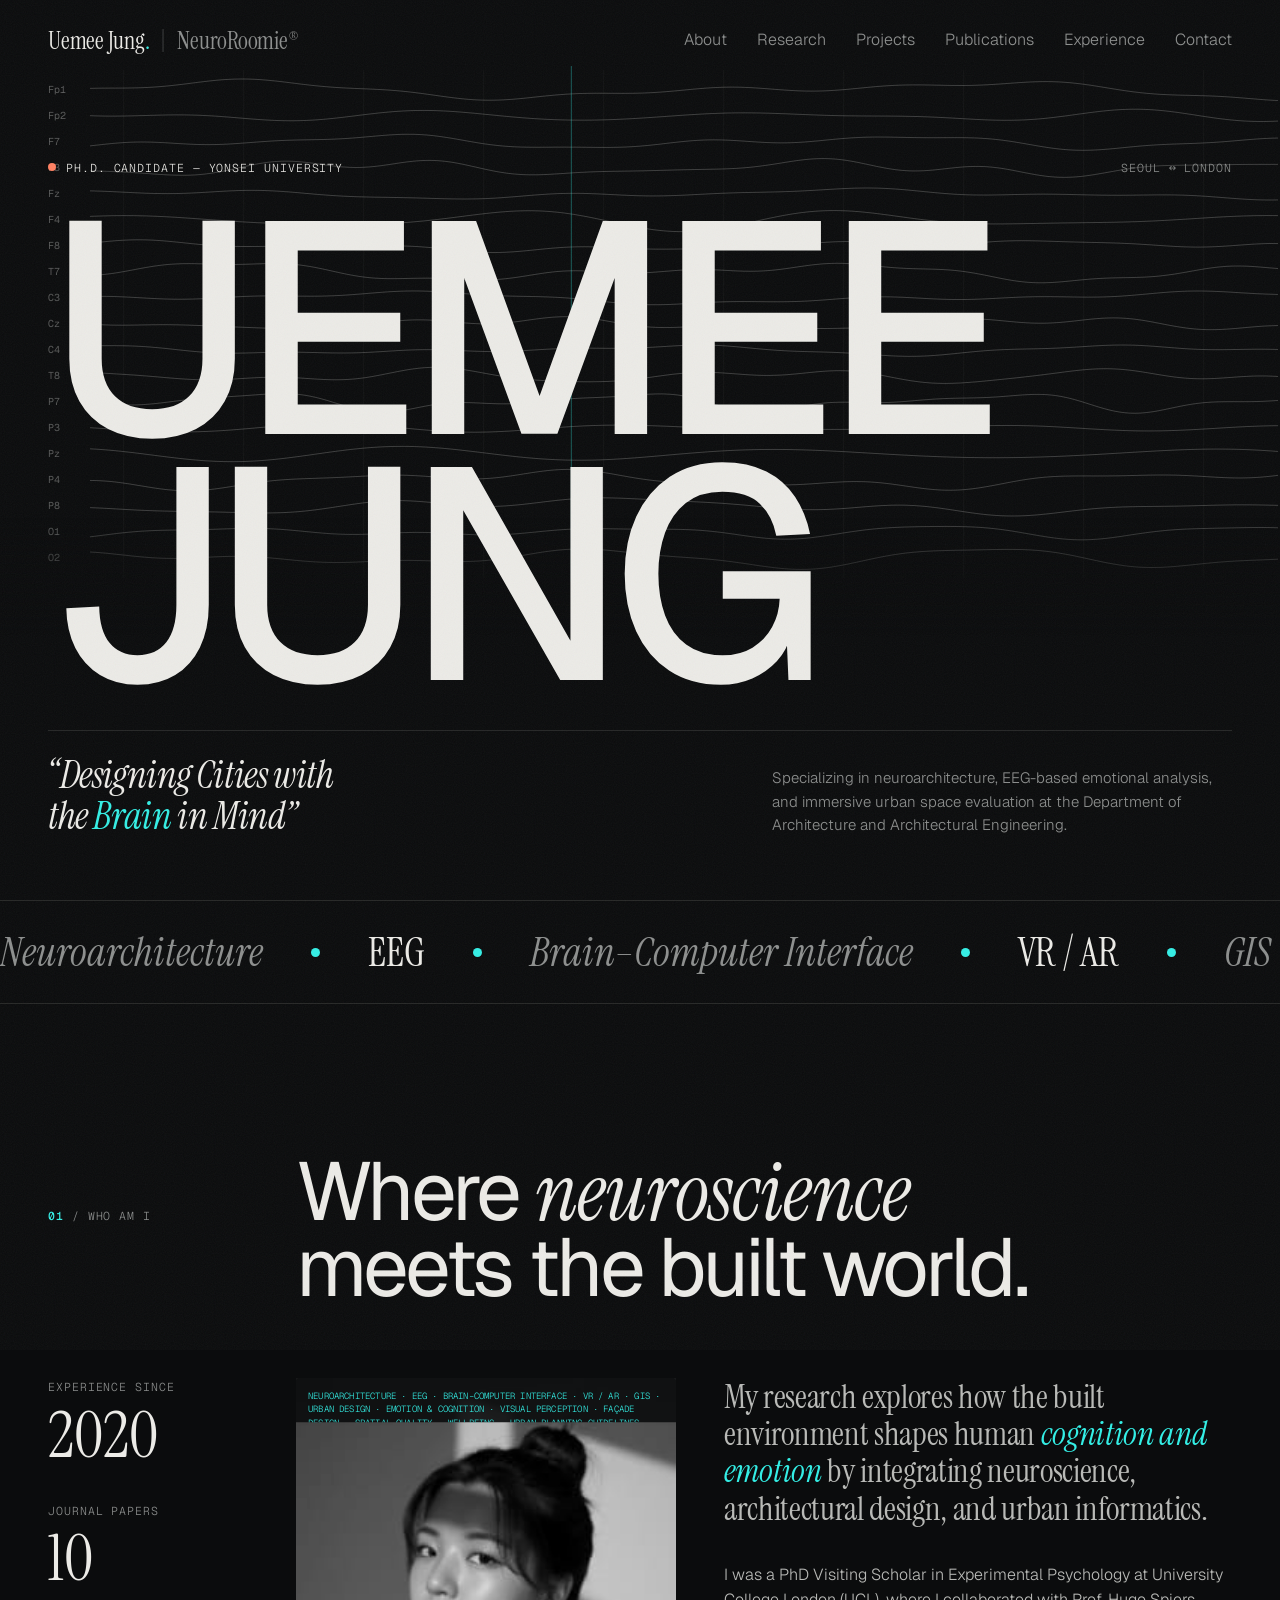
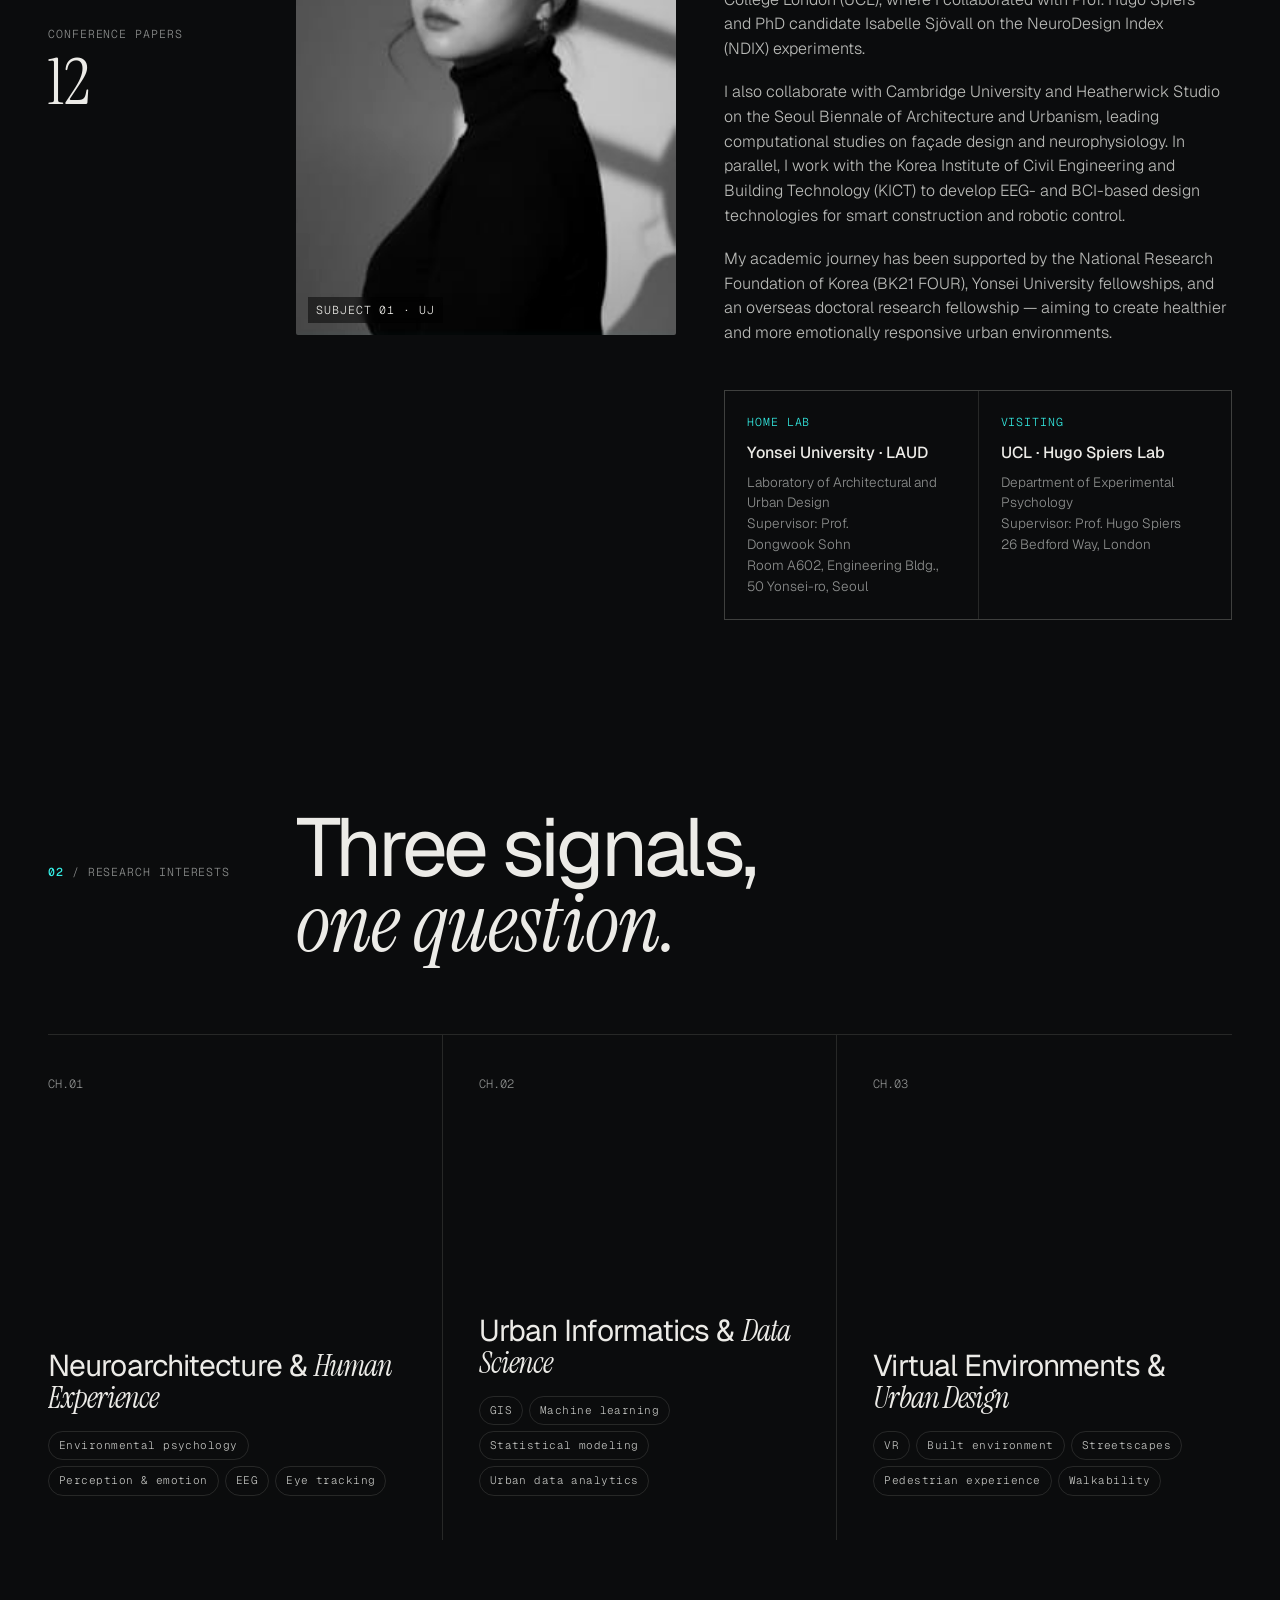
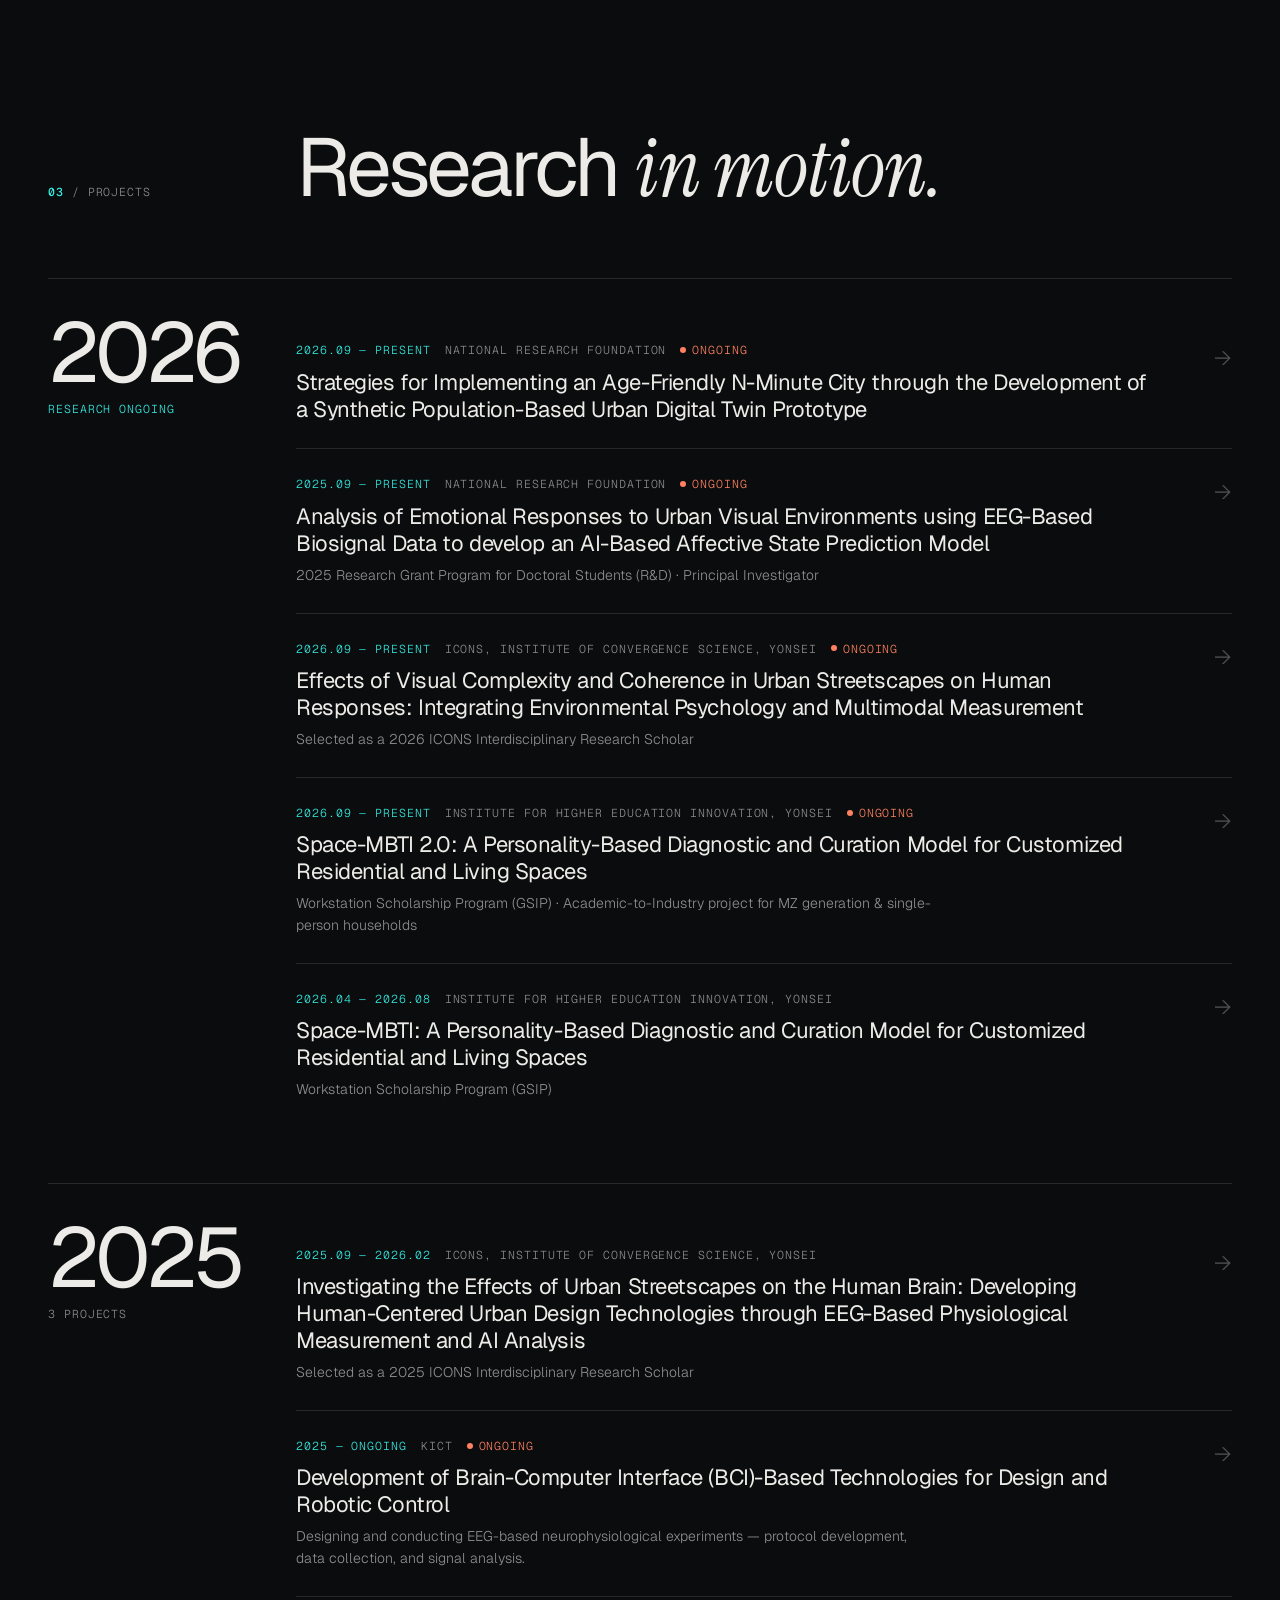
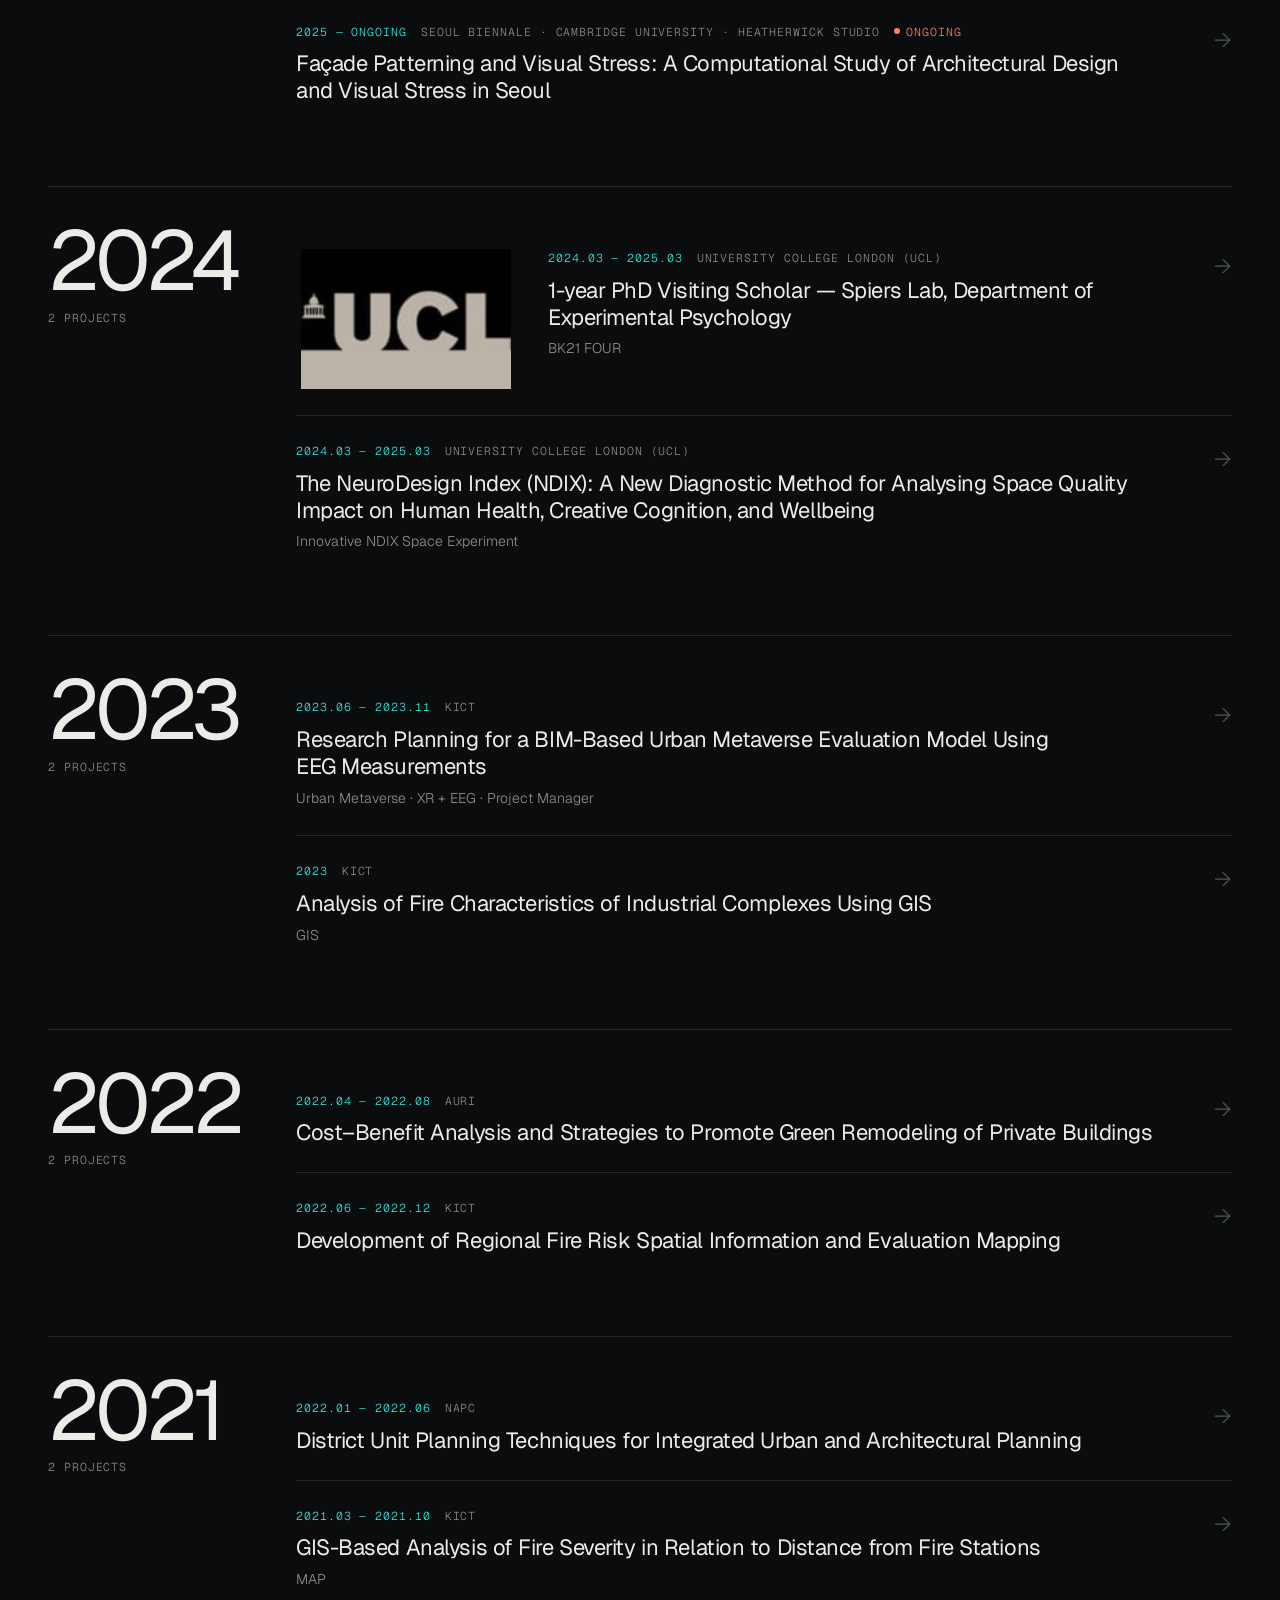
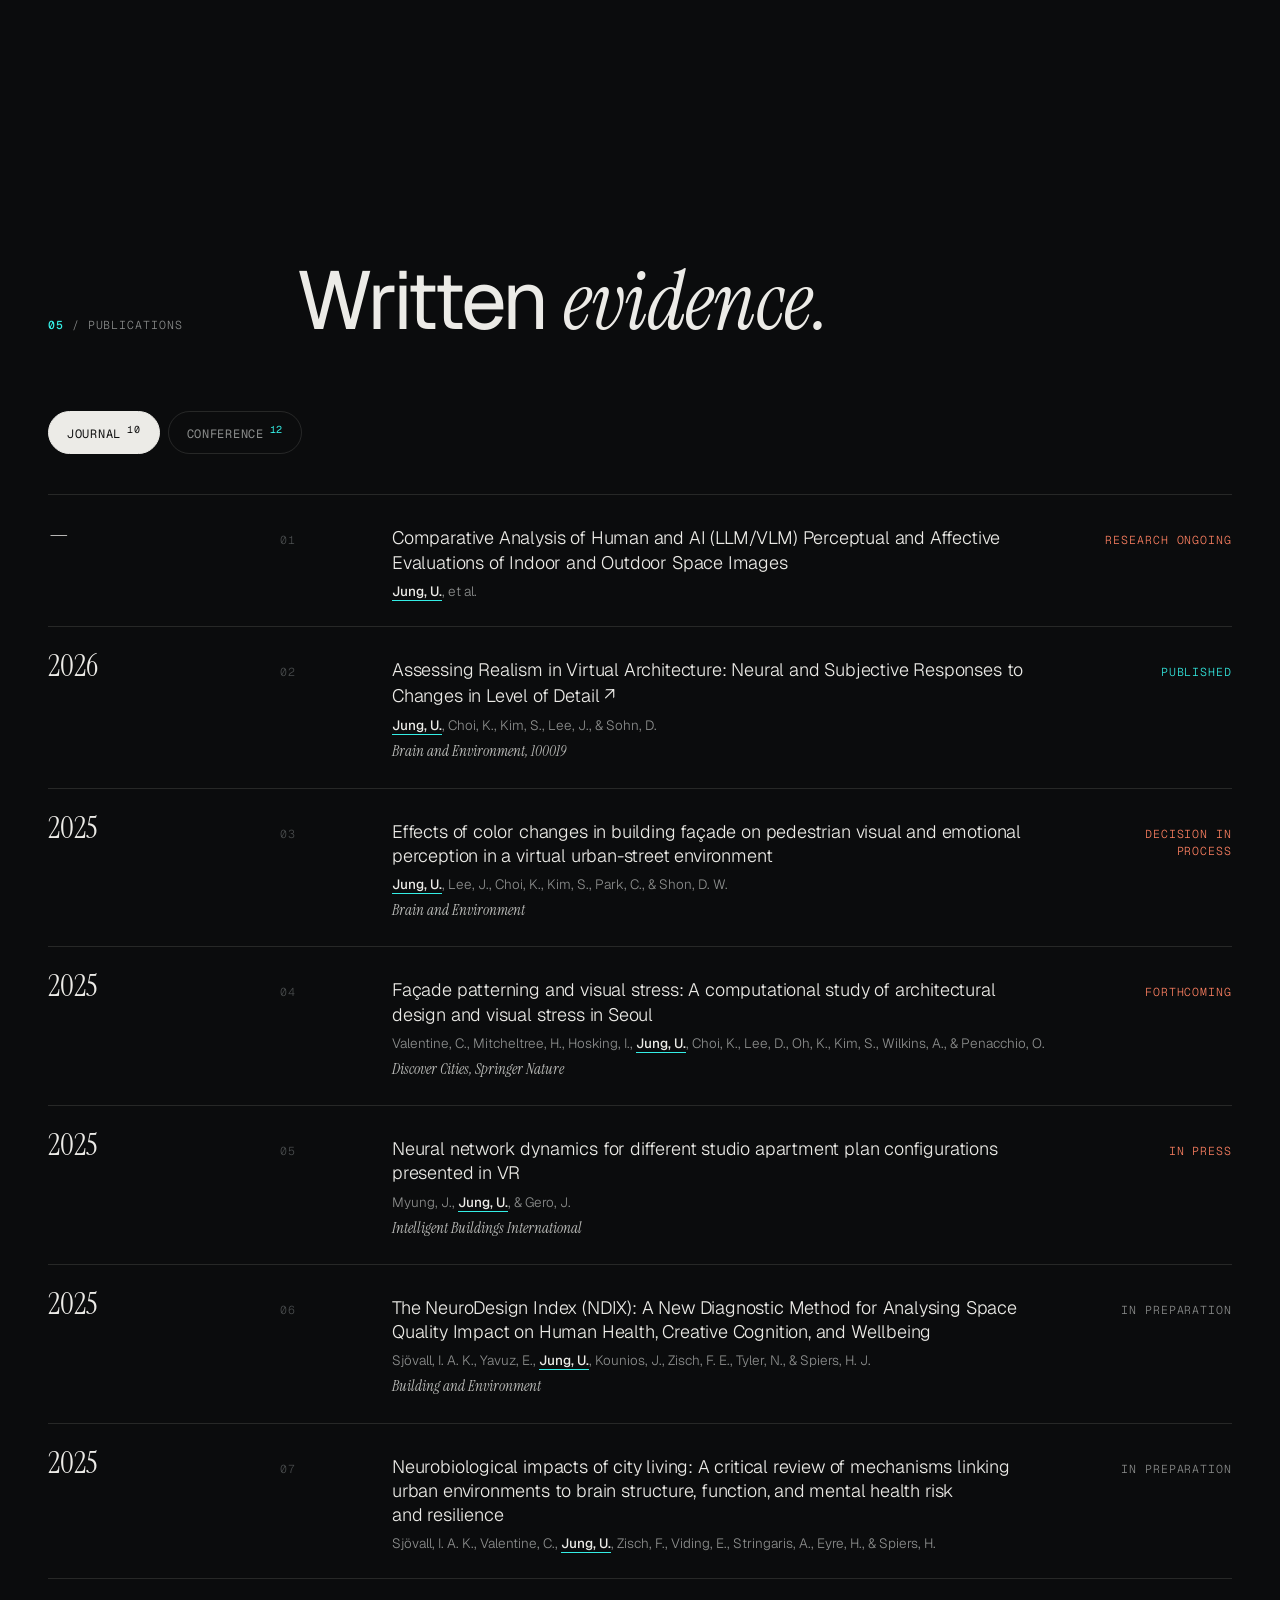
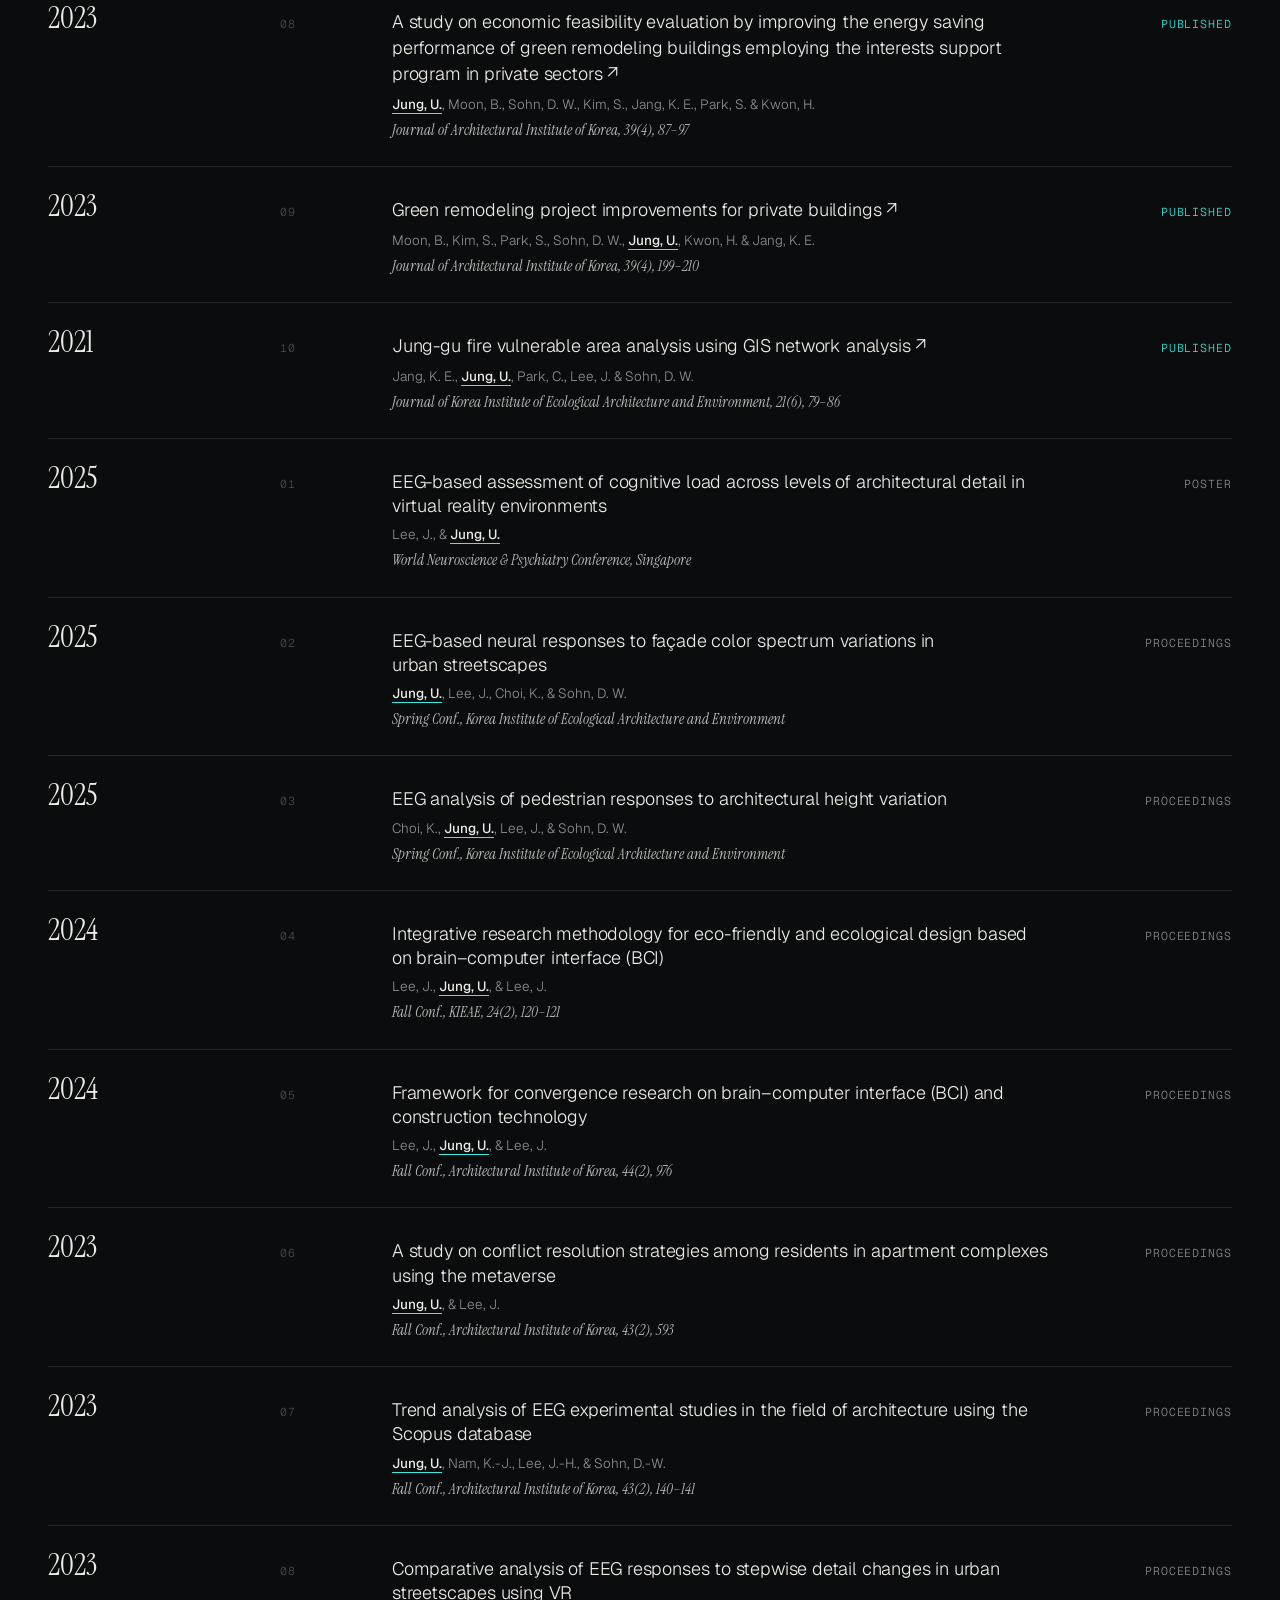
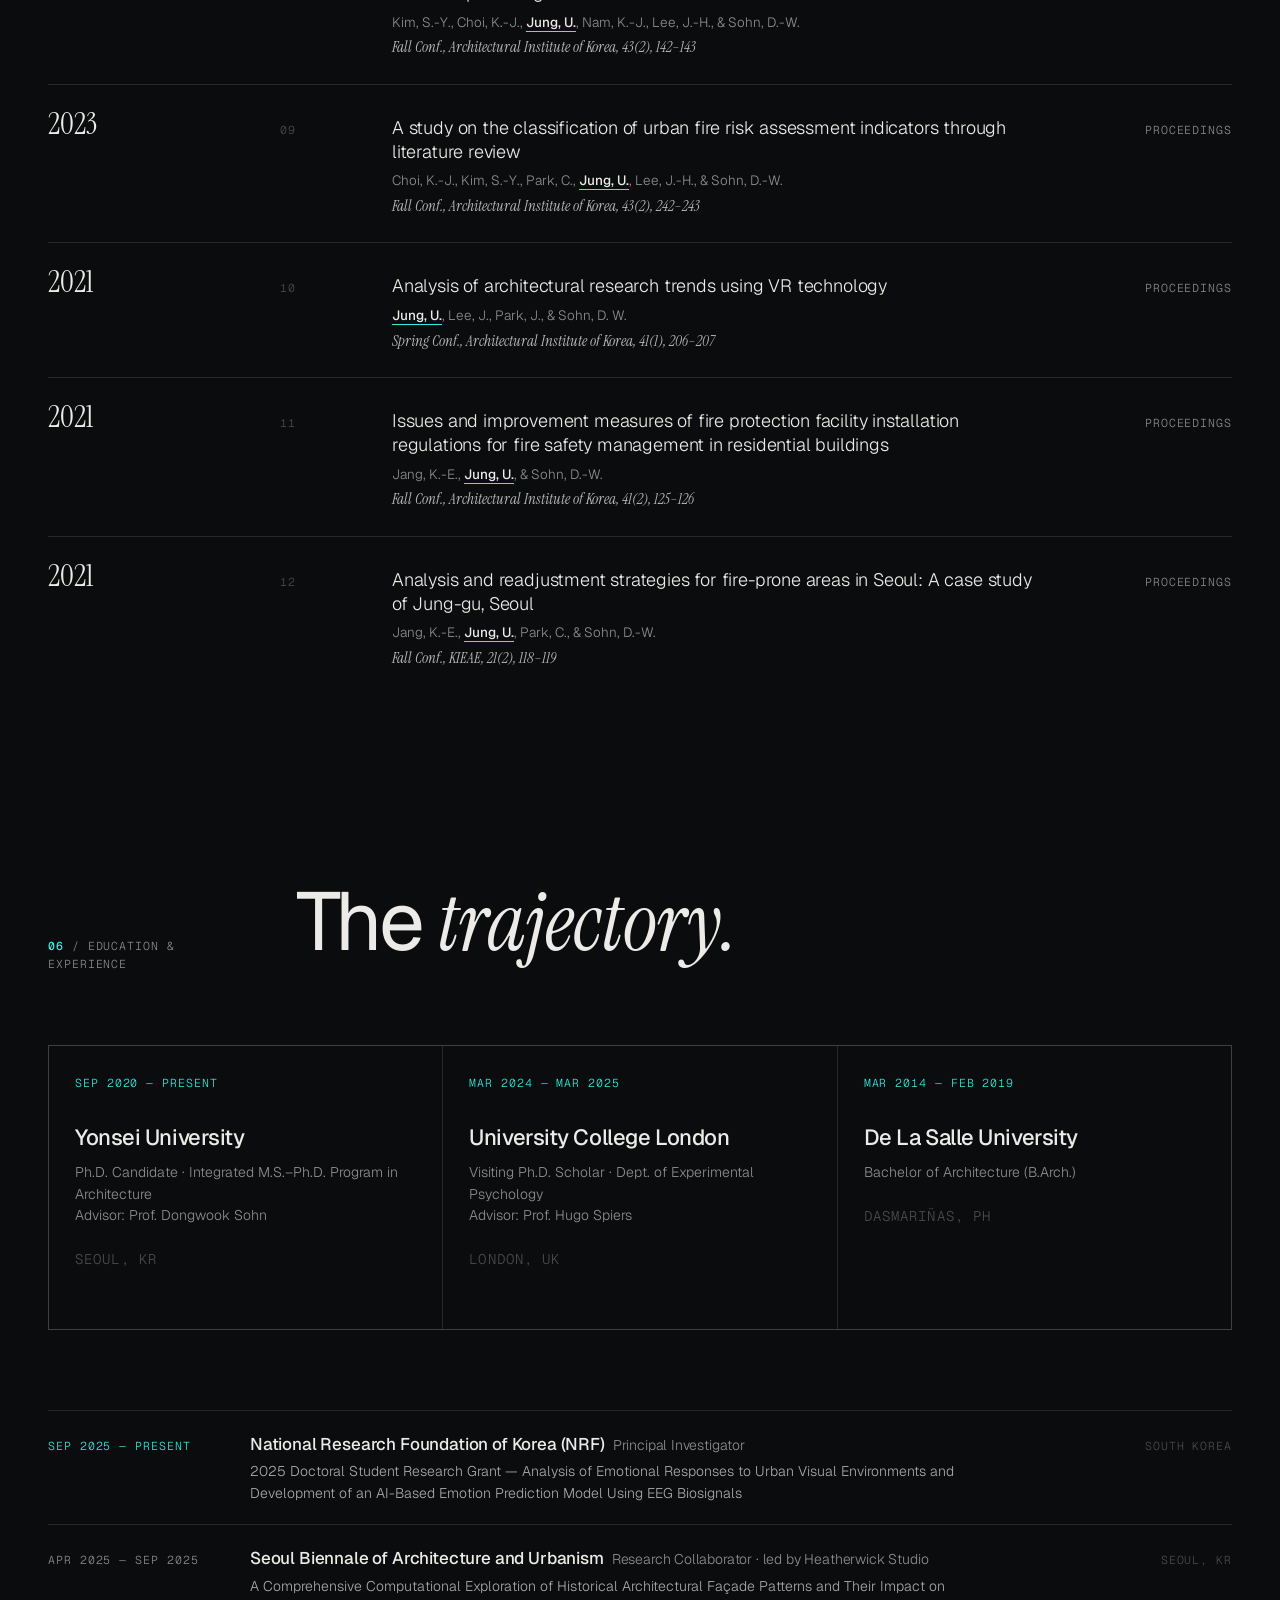
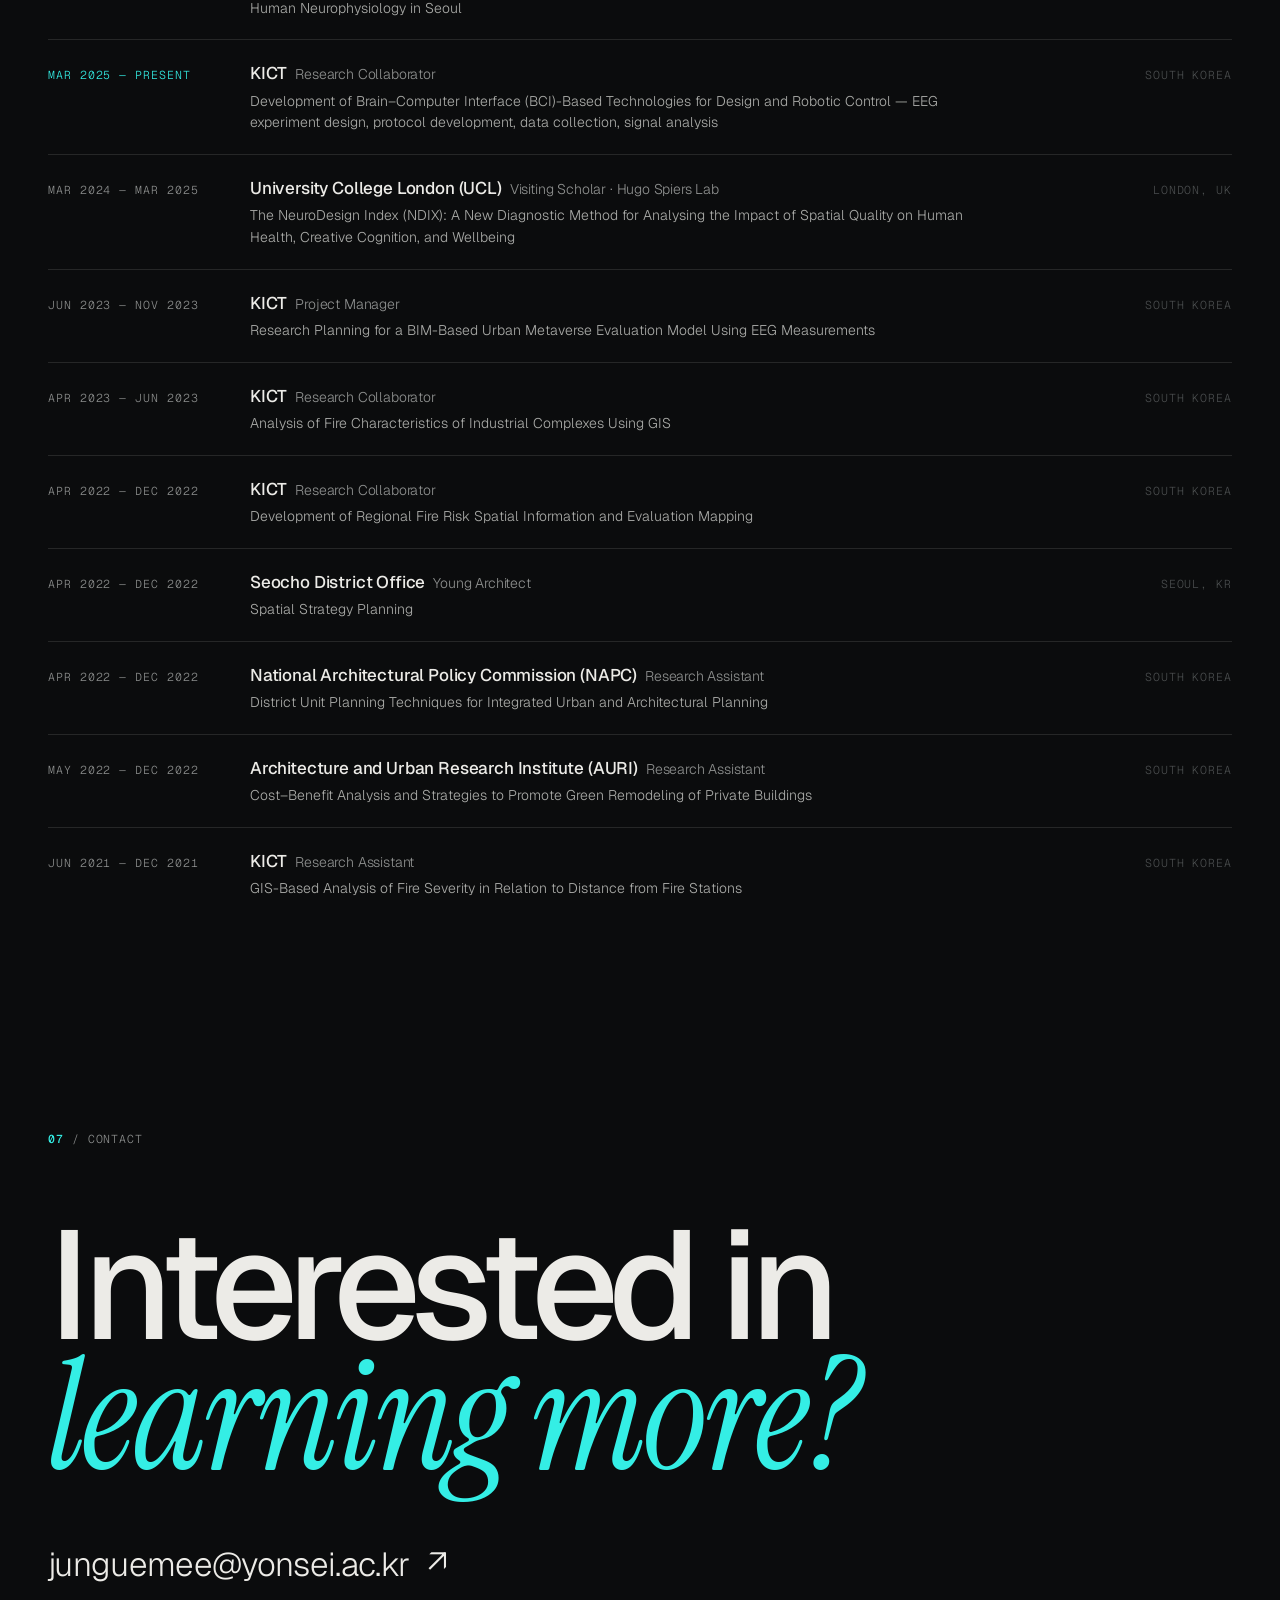
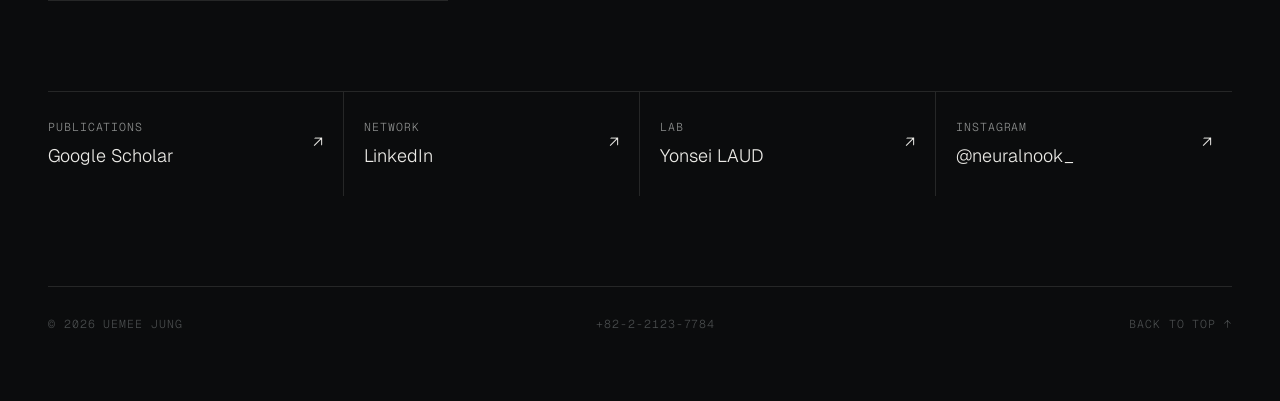
<file: index.html>
<!DOCTYPE html><html lang="en"><head><meta charset="utf-8"/><meta name="viewport" content="width=device-width, initial-scale=1"/><title>Uemee Jung — Neuroarchitecture</title><meta name="description" content="Uemee Jung — Ph.D. candidate at Yonsei University. Neuroarchitecture, EEG-based emotional analysis, and immersive urban space evaluation."/><meta property="og:title" content="Uemee Jung — Designing Cities with the Brain in Mind"/><meta property="og:description" content="Neuroarchitecture · EEG · Urban Informatics · VR — Yonsei University / UCL"/><meta property="og:image" content="static/assets/profile.jpg"/><meta property="og:type" content="website"/><meta name="theme-color" content="#0b0c0d"/><link rel="icon" href="static/favicon.svg" type="image/svg+xml"/><link rel="preconnect" href="https://fonts.googleapis.com"/><link rel="preconnect" href="https://fonts.gstatic.com" crossorigin="anonymous"/><link href="https://fonts.googleapis.com/css2?family=Instrument+Serif:ital@0;1&amp;family=Geist:wght@300;400;500;600&amp;family=Geist+Mono:wght@400;500&amp;family=Archivo:wdth,wght@62..125,300..900&amp;display=swap" rel="stylesheet"/><link href="static/style.css" rel="stylesheet"/><script>document.documentElement.className='js'</script><script src="static/app.js" defer=""></script><script src="static/track.js" defer></script></head><body><div id="cur" aria-hidden="true"></div><nav id="nav"><div class="wrap"><div class="brand"><a href="#hero" class="logo">Uemee Jung<span>.</span></a><span class="brand-div" aria-hidden="true">|</span><button class="nr-switch" id="nrToggle" type="button" aria-pressed="false" aria-label="NeuroRoomie mode" data-track="NeuroRoomie 모드 전환">NeuroRoomie<sup>&reg;</sup></button></div><ul class="nav-links"><li><a href="#about">About</a></li><li><a href="#research">Research</a></li><li><a href="#projects">Projects</a></li><li><a href="#pubs">Publications</a></li><li><a href="#cv">Experience</a></li><li><a href="#contact">Contact</a></li></ul><button class="burger" id="burger" type="button" aria-label="Open menu" aria-controls="mnav" aria-expanded="false" data-track="모바일 메뉴"><span></span><span></span><span></span></button></div><div class="mnav" id="mnav"><ul class="mnav-links"><li><a href="#about">About</a></li><li><a href="#research">Research</a></li><li><a href="#projects">Projects</a></li><li><a href="#pubs">Publications</a></li><li><a href="#cv">Experience</a></li><li><a href="#contact">Contact</a></li></ul></div></nav><header id="hero" data-screen-label="Hero"><div class="hA"><canvas id="eeg" aria-hidden="true"></canvas><div class="wrap hero-in"><div class="hero-meta mono"><span class="rec"><i></i>Ph.D. Candidate — Yonsei University</span><span>Seoul ↔ London</span></div><h1 class="name" aria-label="Uemee Jung"><span class="name-row"><span class="ch" style="animation-delay:0.15s">U</span><span class="ch" style="animation-delay:0.21s">E</span><span class="ch" style="animation-delay:0.27s">M</span><span class="ch" style="animation-delay:0.33s">E</span><span class="ch" style="animation-delay:0.39s">E</span></span><span class="name-row"><span class="ch" style="animation-delay:0.45s">J</span><span class="ch" style="animation-delay:0.51s">U</span><span class="ch" style="animation-delay:0.57s">N</span><span class="ch" style="animation-delay:0.63s">G</span></span></h1><div class="hero-tag"><div class="q">“Designing Cities with<br/>the <span class="acc">Brain</span> in Mind”</div><p>Specializing in neuroarchitecture, EEG-based emotional analysis, and immersive urban space evaluation at the Department of Architecture and Architectural Engineering.</p></div></div></div></header><div class="marq" aria-hidden="true"><div class="marq-t" id="marq"><span>Neuroarchitecture</span><span>EEG</span><span>Brain–Computer Interface</span><span>VR / AR</span><span>GIS</span><span>Urban Design</span><span>Emotion &amp; Cognition</span><span>Visual Perception</span><span>Façade Design</span><span>Spatial Quality</span><span>Wellbeing</span><span>Urban Planning Guidelines</span><span>Neuroarchitecture</span><span>EEG</span><span>Brain–Computer Interface</span><span>VR / AR</span><span>GIS</span><span>Urban Design</span><span>Emotion &amp; Cognition</span><span>Visual Perception</span><span>Façade Design</span><span>Spatial Quality</span><span>Wellbeing</span><span>Urban Planning Guidelines</span></div></div><section class="blk" id="about" data-screen-label="About"><div class="wrap"><div class="sh rv"><span class="mono"><b>01</b> / Who am I</span><h2>Where <em>neuroscience</em><br/>meets the built world.</h2></div><div class="about"><div class="side-col rv"><div class="stat"><span class="mono">Experience since</span><b>2020</b></div><div class="stat"><span class="mono">Journal papers</span><b id="cntJ" data-count="10">0</b></div><div class="stat"><span class="mono">Conference papers</span><b id="cntC" data-count="12">0</b></div></div><div class="portrait rv"><img src="static/assets/profile.jpg" alt="Uemee Jung" loading="lazy"/><div class="scan-fill" aria-hidden="true">NEUROARCHITECTURE · EEG · BRAIN–COMPUTER INTERFACE · VR / AR · GIS · URBAN DESIGN · EMOTION &amp; COGNITION · VISUAL PERCEPTION · FAÇADE DESIGN · SPATIAL QUALITY · WELLBEING · URBAN PLANNING GUIDELINES · NEUROARCHITECTURE · EEG · BRAIN–COMPUTER INTERFACE · VR / AR · GIS · URBAN DESIGN · EMOTION &amp; COGNITION · VISUAL PERCEPTION · FAÇADE DESIGN · SPATIAL QUALITY · WELLBEING · URBAN PLANNING GUIDELINES · NEUROARCHITECTURE · EEG · BRAIN–COMPUTER INTERFACE · VR / AR · GIS · URBAN DESIGN · EMOTION &amp; COGNITION · VISUAL PERCEPTION · FAÇADE DESIGN · SPATIAL QUALITY · WELLBEING · URBAN PLANNING GUIDELINES · NEUROARCHITECTURE · EEG · BRAIN–COMPUTER INTERFACE · VR / AR · GIS · URBAN DESIGN · EMOTION &amp; COGNITION · VISUAL PERCEPTION · FAÇADE DESIGN · SPATIAL QUALITY · WELLBEING · URBAN PLANNING GUIDELINES · NEUROARCHITECTURE · EEG · BRAIN–COMPUTER INTERFACE · VR / AR · GIS · URBAN DESIGN · EMOTION &amp; COGNITION · VISUAL PERCEPTION · FAÇADE DESIGN · SPATIAL QUALITY · WELLBEING · URBAN PLANNING GUIDELINES · NEUROARCHITECTURE · EEG · BRAIN–COMPUTER INTERFACE · VR / AR · GIS · URBAN DESIGN · EMOTION &amp; COGNITION · VISUAL PERCEPTION · FAÇADE DESIGN · SPATIAL QUALITY · WELLBEING · URBAN PLANNING GUIDELINES · NEUROARCHITECTURE · EEG · BRAIN–COMPUTER INTERFACE · VR / AR · GIS · URBAN DESIGN · EMOTION &amp; COGNITION · VISUAL PERCEPTION · FAÇADE DESIGN · SPATIAL QUALITY · WELLBEING · URBAN PLANNING GUIDELINES · NEUROARCHITECTURE · EEG · BRAIN–COMPUTER INTERFACE · VR / AR · GIS · URBAN DESIGN · EMOTION &amp; COGNITION · VISUAL PERCEPTION · FAÇADE DESIGN · SPATIAL QUALITY · WELLBEING · URBAN PLANNING GUIDELINES · NEUROARCHITECTURE · EEG · BRAIN–COMPUTER INTERFACE · VR / AR · GIS · URBAN DESIGN · EMOTION &amp; COGNITION · VISUAL PERCEPTION · FAÇADE DESIGN · SPATIAL QUALITY · WELLBEING · URBAN PLANNING GUIDELINES · NEUROARCHITECTURE · EEG · BRAIN–COMPUTER INTERFACE · VR / AR · GIS · URBAN DESIGN · EMOTION &amp; COGNITION · VISUAL PERCEPTION · FAÇADE DESIGN · SPATIAL QUALITY · WELLBEING · URBAN PLANNING GUIDELINES · NEUROARCHITECTURE · EEG · BRAIN–COMPUTER INTERFACE · VR / AR · GIS · URBAN DESIGN · EMOTION &amp; COGNITION · VISUAL PERCEPTION · FAÇADE DESIGN · SPATIAL QUALITY · WELLBEING · URBAN PLANNING GUIDELINES · NEUROARCHITECTURE · EEG · BRAIN–COMPUTER INTERFACE · VR / AR · GIS · URBAN DESIGN · EMOTION &amp; COGNITION · VISUAL PERCEPTION · FAÇADE DESIGN · SPATIAL QUALITY · WELLBEING · URBAN PLANNING GUIDELINES · </div><div class="scan" aria-hidden="true"></div><span class="tag mono">Subject 01 · UJ</span></div><div class="about-txt rv"><p class="lead">My research explores how the built environment shapes human <em>cognition and emotion</em> by integrating neuroscience, architectural design, and urban informatics.</p><p>I was a PhD Visiting Scholar in Experimental Psychology at University College London (UCL), where I collaborated with Prof. Hugo Spiers and PhD candidate Isabelle Sjövall on the NeuroDesign Index (NDIX) experiments.</p><p>I also collaborate with Cambridge University and Heatherwick Studio on the Seoul Biennale of Architecture and Urbanism, leading computational studies on façade design and neurophysiology. In parallel, I work with the Korea Institute of Civil Engineering and Building Technology (KICT) to develop EEG- and BCI-based design technologies for smart construction and robotic control.</p><p>My academic journey has been supported by the National Research Foundation of Korea (BK21 FOUR), Yonsei University fellowships, and an overseas doctoral research fellowship — aiming to create healthier and more emotionally responsive urban environments.</p><div class="aff"><div><span class="mono">Home lab</span><h4>Yonsei University · LAUD</h4><p>Laboratory of Architectural and Urban Design<br/>Supervisor: Prof. Dongwook Sohn<br/>Room A602, Engineering Bldg., 50 Yonsei-ro, Seoul</p></div><div><span class="mono">Visiting</span><h4>UCL · Hugo Spiers Lab</h4><p>Department of Experimental Psychology<br/>Supervisor: Prof. Hugo Spiers<br/>26 Bedford Way, London</p></div></div></div></div></div></section><section class="blk" id="research" data-screen-label="Research"><div class="wrap"><div class="sh rv"><span class="mono"><b>02</b> / Research Interests</span><h2>Three signals,<br/><em>one question.</em></h2></div><div class="ints"><div class="int rv"><span class="n">CH.01</span><canvas data-v="0" aria-hidden="true"></canvas><h3>Neuroarchitecture &amp; <em>Human Experience</em></h3><div class="chips"><span class="chip">Environmental psychology</span><span class="chip">Perception &amp; emotion</span><span class="chip">EEG</span><span class="chip">Eye tracking</span></div></div><div class="int rv"><span class="n">CH.02</span><canvas data-v="1" aria-hidden="true"></canvas><h3>Urban Informatics &amp; <em>Data Science</em></h3><div class="chips"><span class="chip">GIS</span><span class="chip">Machine learning</span><span class="chip">Statistical modeling</span><span class="chip">Urban data analytics</span></div></div><div class="int rv"><span class="n">CH.03</span><canvas data-v="2" aria-hidden="true"></canvas><h3>Virtual Environments &amp; <em>Urban Design</em></h3><div class="chips"><span class="chip">VR</span><span class="chip">Built environment</span><span class="chip">Streetscapes</span><span class="chip">Pedestrian experience</span><span class="chip">Walkability</span></div></div></div></div></section><section class="blk" id="projects" data-screen-label="Projects"><div class="wrap"><div class="sh rv"><span class="mono"><b>03</b> / Projects</span><h2>Research <em>in motion.</em></h2></div><div id="prjRoot"><div class="yr"><div class="yr-l rv"><b>2026</b><span class="mono">Research ongoing</span></div><div class="prj-list"><div class="prj rv"><div><div class="org mono"><span class="d">2026.09 — present</span><span>National Research Foundation</span><span class="badge">Ongoing</span></div><h4>Strategies for Implementing an Age-Friendly N-Minute City through the Development of a Synthetic Population-Based Urban Digital Twin Prototype</h4></div><span class="arr">→</span></div><div class="prj rv"><div><div class="org mono"><span class="d">2025.09 — present</span><span>National Research Foundation</span><span class="badge">Ongoing</span></div><h4>Analysis of Emotional Responses to Urban Visual Environments using EEG-Based Biosignal Data to develop an AI-Based Affective State Prediction Model</h4><p class="sub">2025 Research Grant Program for Doctoral Students (R&amp;D) · Principal Investigator</p></div><span class="arr">→</span></div><div class="prj rv"><div><div class="org mono"><span class="d">2026.09 — present</span><span>ICONS, Institute of Convergence Science, Yonsei</span><span class="badge">Ongoing</span></div><h4>Effects of Visual Complexity and Coherence in Urban Streetscapes on Human Responses: Integrating Environmental Psychology and Multimodal Measurement</h4><p class="sub">Selected as a 2026 ICONS Interdisciplinary Research Scholar</p></div><span class="arr">→</span></div><div class="prj rv"><div><div class="org mono"><span class="d">2026.09 — present</span><span>Institute for Higher Education Innovation, Yonsei</span><span class="badge">Ongoing</span></div><h4>Space-MBTI 2.0: A Personality-Based Diagnostic and Curation Model for Customized Residential and Living Spaces</h4><p class="sub">Workstation Scholarship Program (GSIP) · Academic-to-Industry project for MZ generation &amp; single-person households</p></div><span class="arr">→</span></div><div class="prj rv"><div><div class="org mono"><span class="d">2026.04 — 2026.08</span><span>Institute for Higher Education Innovation, Yonsei</span></div><h4>Space-MBTI: A Personality-Based Diagnostic and Curation Model for Customized Residential and Living Spaces</h4><p class="sub">Workstation Scholarship Program (GSIP)</p></div><span class="arr">→</span></div></div></div><div class="yr"><div class="yr-l rv"><b>2025</b><span class="mono" style="color:var(--mute)">3 projects</span></div><div class="prj-list"><div class="prj rv"><div><div class="org mono"><span class="d">2025.09 — 2026.02</span><span>ICONS, Institute of Convergence Science, Yonsei</span></div><h4>Investigating the Effects of Urban Streetscapes on the Human Brain: Developing Human-Centered Urban Design Technologies through EEG-Based Physiological Measurement and AI Analysis</h4><p class="sub">Selected as a 2025 ICONS Interdisciplinary Research Scholar</p></div><span class="arr">→</span></div><div class="prj rv"><div><div class="org mono"><span class="d">2025 — ongoing</span><span>KICT</span><span class="badge">Ongoing</span></div><h4>Development of Brain-Computer Interface (BCI)-Based Technologies for Design and Robotic Control</h4><p class="sub">Designing and conducting EEG-based neurophysiological experiments — protocol development, data collection, and signal analysis.</p></div><span class="arr">→</span></div><div class="prj rv"><div><div class="org mono"><span class="d">2025 — ongoing</span><span>Seoul Biennale · Cambridge University · Heatherwick Studio</span><span class="badge">Ongoing</span></div><h4>Façade Patterning and Visual Stress: A Computational Study of Architectural Design and Visual Stress in Seoul</h4></div><span class="arr">→</span></div></div></div><div class="yr"><div class="yr-l rv"><b>2024</b><span class="mono" style="color:var(--mute)">2 projects</span></div><div class="prj-list"><div class="prj rv"><img src="static/assets/p09.jpg" alt="" loading="lazy"/><div><div class="org mono"><span class="d">2024.03 — 2025.03</span><span>University College London (UCL)</span></div><h4>1-year PhD Visiting Scholar — Spiers Lab, Department of Experimental Psychology</h4><p class="sub">BK21 FOUR</p></div><span class="arr">→</span></div><div class="prj rv"><div><div class="org mono"><span class="d">2024.03 — 2025.03</span><span>University College London (UCL)</span></div><h4>The NeuroDesign Index (NDIX): A New Diagnostic Method for Analysing Space Quality Impact on Human Health, Creative Cognition, and Wellbeing</h4><p class="sub">Innovative NDIX Space Experiment</p></div><span class="arr">→</span></div></div></div><div class="yr"><div class="yr-l rv"><b>2023</b><span class="mono" style="color:var(--mute)">2 projects</span></div><div class="prj-list"><div class="prj rv"><div><div class="org mono"><span class="d">2023.06 — 2023.11</span><span>KICT</span></div><h4>Research Planning for a BIM-Based Urban Metaverse Evaluation Model Using EEG Measurements</h4><p class="sub">Urban Metaverse · XR + EEG · Project Manager</p></div><span class="arr">→</span></div><div class="prj rv"><div><div class="org mono"><span class="d">2023</span><span>KICT</span></div><h4>Analysis of Fire Characteristics of Industrial Complexes Using GIS</h4><p class="sub">GIS</p></div><span class="arr">→</span></div></div></div><div class="yr"><div class="yr-l rv"><b>2022</b><span class="mono" style="color:var(--mute)">2 projects</span></div><div class="prj-list"><div class="prj rv"><div><div class="org mono"><span class="d">2022.04 — 2022.08</span><span>AURI</span></div><h4>Cost–Benefit Analysis and Strategies to Promote Green Remodeling of Private Buildings</h4></div><span class="arr">→</span></div><div class="prj rv"><div><div class="org mono"><span class="d">2022.06 — 2022.12</span><span>KICT</span></div><h4>Development of Regional Fire Risk Spatial Information and Evaluation Mapping</h4></div><span class="arr">→</span></div></div></div><div class="yr"><div class="yr-l rv"><b>2021</b><span class="mono" style="color:var(--mute)">2 projects</span></div><div class="prj-list"><div class="prj rv"><div><div class="org mono"><span class="d">2022.01 — 2022.06</span><span>NAPC</span></div><h4>District Unit Planning Techniques for Integrated Urban and Architectural Planning</h4></div><span class="arr">→</span></div><a class="prj rv" href="https://www.dbpia.co.kr/Journal/articleDetail?nodeId=NODE10674006" target="_blank" rel="noopener noreferrer"><div><div class="org mono"><span class="d">2021.03 — 2021.10</span><span>KICT</span></div><h4>GIS-Based Analysis of Fire Severity in Relation to Distance from Fire Stations</h4><p class="sub">MAP</p></div><span class="arr">→</span></a></div></div></div></div></section><section id="venture" data-screen-label="Enterprise"><div class="wrap"><div class="v-mast g12 lbl"><span>04 — Enterprise &amp; Innovation</span><span>Venture file / NR-25</span><span>Seoul — Munich</span><span>Concept stage, 2025</span></div></div><div class="wrap" style="overflow:hidden"><div class="v-word" id="vWord" aria-label="NeuroRoomie"><span style="transition-delay:0s">N</span><span style="transition-delay:0.045s">e</span><span style="transition-delay:0.09s">u</span><span style="transition-delay:0.135s">r</span><span style="transition-delay:0.18s">o</span><span style="transition-delay:0.22499999999999998s">R</span><span style="transition-delay:0.27s">o</span><span style="transition-delay:0.315s">o</span><span style="transition-delay:0.36s">m</span><span style="transition-delay:0.40499999999999997s">i</span><span style="transition-delay:0.44999999999999996s">e</span><sup>®</sup></div></div><div class="wrap"><div class="v-sub g12"><span class="ko">이 방, 뇌가 골랐어요</span><span class="lbl">EEG × Space-BTI</span><span class="lbl">Interior-tech</span><span class="lbl">Founder &amp; CEO: Uemee Jung</span></div><div class="nr-tests"><div class="nr-tests-hd lbl"><span>Tests</span><span>Space-BTI</span></div><a class="v-row g12" href="https://uemeejung.com/neuroroomie/1" target="_blank" rel="noopener" data-track="공간 궁합 테스트 열기"><span class="k">01</span><span class="h">공간 궁합 테스트</span><p>내 방 vs 나</p><span class="x">열기 <i>↗</i></span><span class="nr-cards" aria-hidden="true"><img src="static/assets/nr-test/obfm.jpg" alt="" loading="lazy"/><img src="static/assets/nr-test/rdtz.jpg" alt="" loading="lazy"/><img src="static/assets/nr-test/odtz.jpg" alt="" loading="lazy"/><img src="static/assets/nr-test/rbtm.jpg" alt="" loading="lazy"/></span></a></div><div class="v-spread g12"><div class="t rv"><h3>Brain-fit<br/>interiors</h3><div class="cols"><p>NeuroRoomie is a concept project exploring how brainwave (EEG) data and spatial personality profiling (Space-BTI) can be combined to recommend interior layouts and styles.</p><p>Each recommendation is tailored to an individual’s emotional state — interior styles, furniture layouts and spatial configurations, optimized by the brain.</p></div><div class="fd"><div><span class="lbl" style="color:var(--g)">Founder &amp; CEO</span><b>Uemee Jung</b></div><span class="lbl">Yonsei University</span></div></div><figure class="rv"><div class="im"><img src="static/assets/nr-hero.jpg" alt="NeuroRoomie pitch cover" loading="lazy"/></div><figcaption class="lbl"><span>Fig. 01 — Pitch cover</span><span>Hover for colour</span></figcaption></figure></div></div><div class="v-band"><div class="wrap"><div class="lbl"><span>Manifesto</span><span>NR / 001</span></div><div class="big rv"><span>We shape</span><span class="r"><span class="o">spaces.</span></span><span>We shape</span><span class="r">moods.</span></div><div class="foot"><p>NeuroRoomie isn’t just about interiors — it’s about making you feel truly at home: emotionally, cognitively, and physically.</p><span class="lbl">Neuroscience-driven space solutions</span></div></div></div><div class="wrap"><div class="v-sec"><div class="v-hd g12 rv"><span class="n">01</span><h4>How it works</h4><span class="lbl">Three steps / one profile</span></div><div class="v-row g12 rv"><span class="k">STEP / A</span><span class="h">Diagnose</span><p>MBTI-style Space-BTI questionnaire profiles how a person prefers to live, focus and rest.</p><span class="x">Space-BTI</span></div><div class="v-row g12 rv"><span class="k">STEP / B</span><span class="h">Measure</span><p>Real-time brainwave database (EEG-DB) adds a measured emotional layer to stated preference.</p><span class="x">EEG-DB</span></div><div class="v-row g12 rv"><span class="k">STEP / C</span><span class="h">Recommend</span><p>Personalized interior styles, furniture layouts and spatial configurations.</p><span class="x">Output</span></div></div><div class="v-sec"><div class="v-hd g12 rv"><span class="n">02</span><h4>Business model</h4><span class="lbl">Freemium</span></div><div class="v-spec rv"><div class="tr th"><span class="lbl">Tier</span><div><b>Basic</b><small class="lbl">무료 / Free</small></div><div class="pro"><b>Premium</b><small class="lbl">유료 / Paid</small></div></div><div class="tr"><span class="lbl">Method</span><div>MBTI-style spatial diagnostics</div><div>EEG-based emotional response measurement</div></div><div class="tr"><span class="lbl">Space-BTI type</span><div class="yes">Included</div><div class="yes">Included</div></div><div class="tr"><span class="lbl">Brainwave analysis</span><div class="no">—</div><div class="yes">Included</div></div><div class="tr"><span class="lbl">Output</span><div>Personalized design recommendations</div><div>Neuroscience-driven space solutions</div></div></div></div><div class="v-sec"><div class="v-hd g12 rv"><span class="n">03</span><h4>Markets &amp; roadmap</h4><span class="lbl">B2B emotional consulting</span></div><div class="v-mkt rv"><div><span class="lbl">M / 01</span><b>Wellness<br/>offices</b></div><div><span class="lbl">M / 02</span><b>Co-living<br/>spaces</b></div><div><span class="lbl">M / 03</span><b>Retail<br/>environments</b></div><div><span class="lbl">M / 04</span><b>Interior<br/>commerce API</b></div></div><div class="v-road rv"><div class="now"><span class="lbl" style="color:var(--kb)">Phase 1 — now</span><h5>Secure user data</h5><p>Build large-scale user data assets through competitions and bootcamps.</p></div><div><span class="lbl">Phase 2</span><h5>Validate</h5><p>Test market potential, business viability and global scalability.</p></div><div><span class="lbl">Phase 3</span><h5>Integrate &amp; consult</h5><p>Interior-commerce API integrations and B2B emotional consulting.</p></div></div></div><div class="v-sec"><div class="v-hd g12 rv"><span class="n">04</span><h4>Space-BTI</h4><span class="lbl">Interactive specimen</span></div><div class="v-bti g12 rv"><div class="code"><span class="lbl hint">Click a letter to flip the axis</span><div class="letters" id="vLetters" data-axes="[[&quot;S&quot;,&quot;Social&quot;,&quot;P&quot;,&quot;Private&quot;],[&quot;B&quot;,&quot;Bright&quot;,&quot;C&quot;,&quot;Calm&quot;],[&quot;A&quot;,&quot;Activity&quot;,&quot;R&quot;,&quot;Rest&quot;],[&quot;S&quot;,&quot;Structured&quot;,&quot;F&quot;,&quot;Flexible&quot;]]"></div></div><div class="qs"><span class="lbl" style="color:var(--g)">Sample questions</span><div class="q"><span class="lbl">Q1</span><h6>When you enter a room, what makes you feel most comfortable?</h6><label data-k="A" data-set="1:1">Warm lighting and cozy textures</label><label data-k="B" data-set="1:0">Clean lines and open space</label><label data-k="C" data-set="0:0">Bold colors and unique objects</label></div><div class="q"><span class="lbl">Q2</span><h6>Which environment helps you focus best?</h6><label data-k="A" data-set="0:1">Quiet, enclosed spaces</label><label data-k="B" data-set="1:0">Bright, airy spaces with natural light</label><label data-k="C" data-set="3:1">Dynamic environments with flexible layouts</label></div></div></div><div class="v-ex rv"><div><b>SBAS</b><span class="lbl">Social · Bright · Activity-oriented · Structured</span></div><div><b>PCRF</b><span class="lbl">Private · Calm · Rest-oriented · Flexible</span></div></div><figure class="v-fig rv"><img src="static/assets/nr-concept.jpg" alt="Space-BTI system and app concept" loading="lazy"/><figcaption class="lbl"><span>Fig. 02 — Space-BTI system &amp; app concept</span><span>Basic / Premium</span></figcaption></figure></div><div class="v-sec v-rec"><div class="v-hd g12 rv"><span class="n">05</span><h4>Recognition</h4><span class="lbl">Selected programmes</span></div><div class="v-row g12 rv"><span class="k">2025</span><span class="h">Global Graduate Student Empowerment Bootcamp</span><p>Selected and participated.</p><span class="x">Munich, DE</span></div><div class="v-row g12 rv"><span class="k">2025</span><span class="h">Joint Laboratory Startup Camp</span><p>Selected and participated.</p><span class="x">Korea</span></div></div><div class="v-end"><div class="lbl" style="display:flex;justify-content:space-between"><span>Closing note</span><span>NR / end</span></div><div class="g12"><q class="rv">“NeuroRoomie isn’t just about interiors. It’s about making you feel <em>truly at home</em>.”</q></div><div class="v-cta"><span class="lbl">Partnership &amp; collaboration</span><a href="#contact">Get in touch <i>↗</i></a></div></div></div></section><section class="blk" id="pubs" data-screen-label="Publications"><div class="wrap"><div class="sh rv"><span class="mono"><b>05</b> / Publications</span><h2>Written <em>evidence.</em></h2></div><div class="tabs rv"><button class="tab on" data-t="j" type="button">Journal<sup>10</sup></button><button class="tab" data-t="c" type="button">Conference<sup>12</sup></button></div><div class="pub-list" id="pubJournal"><div class="pub rv"><span class="y">—</span><span class="i mono">01</span><div><div class="t">Comparative Analysis of Human and AI (LLM/VLM) Perceptual and Affective Evaluations of Indoor and Outdoor Space Images</div><div class="a"><b>Jung, U.</b>, et al.</div></div><span class="st mono wip">Research ongoing</span></div><div class="pub rv"><span class="y">2026</span><span class="i mono">02</span><div><a class="t" href="https://www.sciencedirect.com/science/article/pii/S3050591726000075" target="_blank" rel="noopener noreferrer">Assessing Realism in Virtual Architecture: Neural and Subjective Responses to Changes in Level of Detail ↗</a><div class="a"><b>Jung, U.</b>, Choi, K., Kim, S., Lee, J., &amp; Sohn, D.</div><div class="v">Brain and Environment, 100019</div></div><span class="st mono ok">Published</span></div><div class="pub rv"><span class="y">2025</span><span class="i mono">03</span><div><div class="t">Effects of color changes in building façade on pedestrian visual and emotional perception in a virtual urban-street environment</div><div class="a"><b>Jung, U.</b>, Lee, J., Choi, K., Kim, S., Park, C., &amp; Shon, D. W.</div><div class="v">Brain and Environment</div></div><span class="st mono wip">Decision in process</span></div><div class="pub rv"><span class="y">2025</span><span class="i mono">04</span><div><div class="t">Façade patterning and visual stress: A computational study of architectural design and visual stress in Seoul</div><div class="a">Valentine, C., Mitcheltree, H., Hosking, I., <b>Jung, U.</b>, Choi, K., Lee, D., Oh, K., Kim, S., Wilkins, A., &amp; Penacchio, O.</div><div class="v">Discover Cities, Springer Nature</div></div><span class="st mono wip">Forthcoming</span></div><div class="pub rv"><span class="y">2025</span><span class="i mono">05</span><div><div class="t">Neural network dynamics for different studio apartment plan configurations presented in VR</div><div class="a">Myung, J., <b>Jung, U.</b>, &amp; Gero, J.</div><div class="v">Intelligent Buildings International</div></div><span class="st mono wip">In press</span></div><div class="pub rv"><span class="y">2025</span><span class="i mono">06</span><div><div class="t">The NeuroDesign Index (NDIX): A New Diagnostic Method for Analysing Space Quality Impact on Human Health, Creative Cognition, and Wellbeing</div><div class="a">Sjövall, I. A. K., Yavuz, E., <b>Jung, U.</b>, Kounios, J., Zisch, F. E., Tyler, N., &amp; Spiers, H. J.</div><div class="v">Building and Environment</div></div><span class="st mono ">In preparation</span></div><div class="pub rv"><span class="y">2025</span><span class="i mono">07</span><div><div class="t">Neurobiological impacts of city living: A critical review of mechanisms linking urban environments to brain structure, function, and mental health risk and resilience</div><div class="a">Sjövall, I. A. K., Valentine, C., <b>Jung, U.</b>, Zisch, F., Viding, E., Stringaris, A., Eyre, H., &amp; Spiers, H.</div></div><span class="st mono ">In preparation</span></div><div class="pub rv"><span class="y">2023</span><span class="i mono">08</span><div><a class="t" href="https://www.dbpia.co.kr/Journal/articleDetail?nodeId=NODE11405216" target="_blank" rel="noopener noreferrer">A study on economic feasibility evaluation by improving the energy saving performance of green remodeling buildings employing the interests support program in private sectors ↗</a><div class="a"><b>Jung, U.</b>, Moon, B., Sohn, D. W., Kim, S., Jang, K. E., Park, S. &amp; Kwon, H.</div><div class="v">Journal of Architectural Institute of Korea, 39(4), 87–97</div></div><span class="st mono ok">Published</span></div><div class="pub rv"><span class="y">2023</span><span class="i mono">09</span><div><a class="t" href="https://www.dbpia.co.kr/Journal/articleDetail?nodeId=NODE11405229" target="_blank" rel="noopener noreferrer">Green remodeling project improvements for private buildings ↗</a><div class="a">Moon, B., Kim, S., Park, S., Sohn, D. W., <b>Jung, U.</b>, Kwon, H. &amp; Jang, K. E.</div><div class="v">Journal of Architectural Institute of Korea, 39(4), 199–210</div></div><span class="st mono ok">Published</span></div><div class="pub rv"><span class="y">2021</span><span class="i mono">10</span><div><a class="t" href="https://kieae.kr/xml/31428/31428.pdf" target="_blank" rel="noopener noreferrer">Jung-gu fire vulnerable area analysis using GIS network analysis ↗</a><div class="a">Jang, K. E., <b>Jung, U.</b>, Park, C., Lee, J. &amp; Sohn, D. W.</div><div class="v">Journal of Korea Institute of Ecological Architecture and Environment, 21(6), 79–86</div></div><span class="st mono ok">Published</span></div></div><div class="pub-list" id="pubConf"><div class="pub rv"><span class="y">2025</span><span class="i mono">01</span><div><div class="t">EEG-based assessment of cognitive load across levels of architectural detail in virtual reality environments</div><div class="a">Lee, J., &amp; <b>Jung, U.</b></div><div class="v">World Neuroscience &amp; Psychiatry Conference, Singapore</div></div><span class="st mono ">Poster</span></div><div class="pub rv"><span class="y">2025</span><span class="i mono">02</span><div><div class="t">EEG-based neural responses to façade color spectrum variations in urban streetscapes</div><div class="a"><b>Jung, U.</b>, Lee, J., Choi, K., &amp; Sohn, D. W.</div><div class="v">Spring Conf., Korea Institute of Ecological Architecture and Environment</div></div><span class="st mono ">Proceedings</span></div><div class="pub rv"><span class="y">2025</span><span class="i mono">03</span><div><div class="t">EEG analysis of pedestrian responses to architectural height variation</div><div class="a">Choi, K., <b>Jung, U.</b>, Lee, J., &amp; Sohn, D. W.</div><div class="v">Spring Conf., Korea Institute of Ecological Architecture and Environment</div></div><span class="st mono ">Proceedings</span></div><div class="pub rv"><span class="y">2024</span><span class="i mono">04</span><div><div class="t">Integrative research methodology for eco-friendly and ecological design based on brain–computer interface (BCI)</div><div class="a">Lee, J., <b>Jung, U.</b>, &amp; Lee, J.</div><div class="v">Fall Conf., KIEAE, 24(2), 120–121</div></div><span class="st mono ">Proceedings</span></div><div class="pub rv"><span class="y">2024</span><span class="i mono">05</span><div><div class="t">Framework for convergence research on brain–computer interface (BCI) and construction technology</div><div class="a">Lee, J., <b>Jung, U.</b>, &amp; Lee, J.</div><div class="v">Fall Conf., Architectural Institute of Korea, 44(2), 976</div></div><span class="st mono ">Proceedings</span></div><div class="pub rv"><span class="y">2023</span><span class="i mono">06</span><div><div class="t">A study on conflict resolution strategies among residents in apartment complexes using the metaverse</div><div class="a"><b>Jung, U.</b>, &amp; Lee, J.</div><div class="v">Fall Conf., Architectural Institute of Korea, 43(2), 593</div></div><span class="st mono ">Proceedings</span></div><div class="pub rv"><span class="y">2023</span><span class="i mono">07</span><div><div class="t">Trend analysis of EEG experimental studies in the field of architecture using the Scopus database</div><div class="a"><b>Jung, U.</b>, Nam, K.-J., Lee, J.-H., &amp; Sohn, D.-W.</div><div class="v">Fall Conf., Architectural Institute of Korea, 43(2), 140–141</div></div><span class="st mono ">Proceedings</span></div><div class="pub rv"><span class="y">2023</span><span class="i mono">08</span><div><div class="t">Comparative analysis of EEG responses to stepwise detail changes in urban streetscapes using VR</div><div class="a">Kim, S.-Y., Choi, K.-J., <b>Jung, U.</b>, Nam, K.-J., Lee, J.-H., &amp; Sohn, D.-W.</div><div class="v">Fall Conf., Architectural Institute of Korea, 43(2), 142–143</div></div><span class="st mono ">Proceedings</span></div><div class="pub rv"><span class="y">2023</span><span class="i mono">09</span><div><div class="t">A study on the classification of urban fire risk assessment indicators through literature review</div><div class="a">Choi, K.-J., Kim, S.-Y., Park, C., <b>Jung, U.</b>, Lee, J.-H., &amp; Sohn, D.-W.</div><div class="v">Fall Conf., Architectural Institute of Korea, 43(2), 242–243</div></div><span class="st mono ">Proceedings</span></div><div class="pub rv"><span class="y">2021</span><span class="i mono">10</span><div><div class="t">Analysis of architectural research trends using VR technology</div><div class="a"><b>Jung, U.</b>, Lee, J., Park, J., &amp; Sohn, D. W.</div><div class="v">Spring Conf., Architectural Institute of Korea, 41(1), 206–207</div></div><span class="st mono ">Proceedings</span></div><div class="pub rv"><span class="y">2021</span><span class="i mono">11</span><div><div class="t">Issues and improvement measures of fire protection facility installation regulations for fire safety management in residential buildings</div><div class="a">Jang, K.-E., <b>Jung, U.</b>, &amp; Sohn, D.-W.</div><div class="v">Fall Conf., Architectural Institute of Korea, 41(2), 125–126</div></div><span class="st mono ">Proceedings</span></div><div class="pub rv"><span class="y">2021</span><span class="i mono">12</span><div><div class="t">Analysis and readjustment strategies for fire-prone areas in Seoul: A case study of Jung-gu, Seoul</div><div class="a">Jang, K.-E., <b>Jung, U.</b>, Park, C., &amp; Sohn, D.-W.</div><div class="v">Fall Conf., KIEAE, 21(2), 118–119</div></div><span class="st mono ">Proceedings</span></div></div></div></section><section class="blk" id="cv" data-screen-label="Experience"><div class="wrap"><div class="sh rv"><span class="mono"><b>06</b> / Education &amp; Experience</span><h2>The <em>trajectory.</em></h2></div><div class="edu"><div class="rv"><span class="mono">Sep 2020 — Present</span><h4>Yonsei University</h4><p>Ph.D. Candidate · Integrated M.S.–Ph.D. Program in Architecture<br/>Advisor: Prof. Dongwook Sohn</p><p class="loc mono">Seoul, KR</p></div><div class="rv"><span class="mono">Mar 2024 — Mar 2025</span><h4>University College London</h4><p>Visiting Ph.D. Scholar · Dept. of Experimental Psychology<br/>Advisor: Prof. Hugo Spiers</p><p class="loc mono">London, UK</p></div><div class="rv"><span class="mono">Mar 2014 — Feb 2019</span><h4>De La Salle University</h4><p>Bachelor of Architecture (B.Arch.)</p><p class="loc mono">Dasmariñas, PH</p></div></div><div class="tl" id="tlRoot"><div class="tl-row rv"><span class="when mono now">Sep 2025 — Present</span><div><h5>National Research Foundation of Korea (NRF)<small>Principal Investigator</small></h5><p>2025 Doctoral Student Research Grant — Analysis of Emotional Responses to Urban Visual Environments and Development of an AI-Based Emotion Prediction Model Using EEG Biosignals</p></div><span class="where mono">South Korea</span></div><div class="tl-row rv"><span class="when mono ">Apr 2025 — Sep 2025</span><div><h5>Seoul Biennale of Architecture and Urbanism<small>Research Collaborator · led by Heatherwick Studio</small></h5><p>A Comprehensive Computational Exploration of Historical Architectural Façade Patterns and Their Impact on Human Neurophysiology in Seoul</p></div><span class="where mono">Seoul, KR</span></div><div class="tl-row rv"><span class="when mono now">Mar 2025 — Present</span><div><h5>KICT<small>Research Collaborator</small></h5><p>Development of Brain–Computer Interface (BCI)-Based Technologies for Design and Robotic Control — EEG experiment design, protocol development, data collection, signal analysis</p></div><span class="where mono">South Korea</span></div><div class="tl-row rv"><span class="when mono ">Mar 2024 — Mar 2025</span><div><h5>University College London (UCL)<small>Visiting Scholar · Hugo Spiers Lab</small></h5><p>The NeuroDesign Index (NDIX): A New Diagnostic Method for Analysing the Impact of Spatial Quality on Human Health, Creative Cognition, and Wellbeing</p></div><span class="where mono">London, UK</span></div><div class="tl-row rv"><span class="when mono ">Jun 2023 — Nov 2023</span><div><h5>KICT<small>Project Manager</small></h5><p>Research Planning for a BIM-Based Urban Metaverse Evaluation Model Using EEG Measurements</p></div><span class="where mono">South Korea</span></div><div class="tl-row rv"><span class="when mono ">Apr 2023 — Jun 2023</span><div><h5>KICT<small>Research Collaborator</small></h5><p>Analysis of Fire Characteristics of Industrial Complexes Using GIS</p></div><span class="where mono">South Korea</span></div><div class="tl-row rv"><span class="when mono ">Apr 2022 — Dec 2022</span><div><h5>KICT<small>Research Collaborator</small></h5><p>Development of Regional Fire Risk Spatial Information and Evaluation Mapping</p></div><span class="where mono">South Korea</span></div><div class="tl-row rv"><span class="when mono ">Apr 2022 — Dec 2022</span><div><h5>Seocho District Office<small>Young Architect</small></h5><p>Spatial Strategy Planning</p></div><span class="where mono">Seoul, KR</span></div><div class="tl-row rv"><span class="when mono ">Apr 2022 — Dec 2022</span><div><h5>National Architectural Policy Commission (NAPC)<small>Research Assistant</small></h5><p>District Unit Planning Techniques for Integrated Urban and Architectural Planning</p></div><span class="where mono">South Korea</span></div><div class="tl-row rv"><span class="when mono ">May 2022 — Dec 2022</span><div><h5>Architecture and Urban Research Institute (AURI)<small>Research Assistant</small></h5><p>Cost–Benefit Analysis and Strategies to Promote Green Remodeling of Private Buildings</p></div><span class="where mono">South Korea</span></div><div class="tl-row rv"><span class="when mono ">Jun 2021 — Dec 2021</span><div><h5>KICT<small>Research Assistant</small></h5><p>GIS-Based Analysis of Fire Severity in Relation to Distance from Fire Stations</p></div><span class="where mono">South Korea</span></div></div></div></section><section id="contact" data-screen-label="Contact"><div class="wrap"><div class="sh rv"><span class="mono"><b>07</b> / Contact</span><span></span></div><div class="ct-big rv">Interested in<br/><em>learning more?</em></div><a class="ct-mail rv" href="#contact" id="mailLink">junguemee@yonsei.ac.kr <span>↗</span></a><div class="ct-links rv"><a href="https://scholar.google.co.kr/scholar?hl=ko&amp;as_sdt=0%2C5&amp;q=Uemee+Jung&amp;btnG=" target="_blank" rel="noopener noreferrer"><div><span class="mono">Publications</span><span class="l">Google Scholar</span></div>↗</a><a href="https://www.linkedin.com/in/uemee-jung-45189a24a/" target="_blank" rel="noopener noreferrer"><div><span class="mono">Network</span><span class="l">LinkedIn</span></div>↗</a><a href="https://laud.yonsei.ac.kr/" target="_blank" rel="noopener noreferrer"><div><span class="mono">Lab</span><span class="l">Yonsei LAUD</span></div>↗</a><a href="https://www.instagram.com/neuralnook_" target="_blank" rel="noopener noreferrer"><div><span class="mono">Instagram</span><span class="l">@neuralnook_</span></div>↗</a></div><footer class="mono"><span>© 2026 Uemee Jung</span><span>+82-2-2123-7784</span><a href="#hero">Back to top ↑</a></footer></div></section></body></html>
</file>
<file: static/style.css>
/* Uemee Jung — Portfolio
   Recreated from the Genspark Design handoff (high-fidelity reference).
   Design tokens, spacing, typography and motion follow the handoff README. */

:root{
  --bg:#0b0c0d; --bg2:#111314; --ink:#ecebe7; --mute:#8d8f8e; --dim:#4a4d4e; --line:rgba(236,235,231,.12);
  --acc:oklch(0.86 0.14 190); --acc2:oklch(0.74 0.16 35);
  --serif:'Instrument Serif',serif; --sans:'Geist',sans-serif; --mono:'Geist Mono',monospace;
  /* Height of the fixed nav, used to park the mobile panel directly beneath it.
     Kept in sync with the real measurement by app.js. */
  --navh:81px;
}
*{box-sizing:border-box;margin:0;padding:0}
html{scroll-behavior:smooth}
body{background:var(--bg);color:var(--ink);font-family:var(--sans);font-weight:300;font-size:16px;line-height:1.55;overflow-x:hidden;-webkit-font-smoothing:antialiased}
a{color:inherit;text-decoration:none}
::selection{background:var(--acc);color:#000}
.wrap{max-width:1360px;margin:0 auto;padding:0 48px}
.mono{font-family:var(--mono);font-size:11.5px;letter-spacing:.08em;text-transform:uppercase}
.serif{font-family:var(--serif);font-weight:400}
.it{font-style:italic}
.acc{color:var(--acc)}

/* grain */
body::after{content:"";position:fixed;inset:-50%;pointer-events:none;z-index:999;opacity:.05;
  background-image:url("data:image/svg+xml,%3Csvg xmlns='http://www.w3.org/2000/svg' width='160' height='160'%3E%3Cfilter id='n'%3E%3CfeTurbulence type='fractalNoise' baseFrequency='.9' numOctaves='2'/%3E%3C/filter%3E%3Crect width='100%25' height='100%25' filter='url(%23n)'/%3E%3C/svg%3E");
  animation:grain 1s steps(4) infinite}
@keyframes grain{0%{transform:translate(0,0)}25%{transform:translate(-3%,2%)}50%{transform:translate(2%,-3%)}75%{transform:translate(-2%,-1%)}}

/* cursor */
#cur{position:fixed;left:0;top:0;width:10px;height:10px;border-radius:50%;background:var(--acc);pointer-events:none;z-index:1000;mix-blend-mode:difference;transform:translate(-50%,-50%);transition:width .25s,height .25s}
#cur.big{width:64px;height:64px;background:var(--ink)}
@media (hover:none){#cur{display:none}}

/* nav */
nav{position:fixed;top:0;left:0;right:0;z-index:50;padding:22px 0;transition:background .3s,backdrop-filter .3s}
nav.scrolled{background:rgba(11,12,13,.72);backdrop-filter:blur(14px);border-bottom:1px solid var(--line)}
nav .wrap{display:flex;align-items:center;justify-content:space-between}
.logo{font-family:var(--serif);font-size:24px;letter-spacing:-.01em}
.logo span{color:var(--acc)}
.nav-links{display:flex;gap:30px;list-style:none}
.nav-links a{position:relative;color:var(--mute);transition:color .2s}
.nav-links a:hover,.nav-links a.on{color:var(--ink)}
.nav-links a.on::before{content:"";position:absolute;left:-12px;top:50%;width:5px;height:5px;border-radius:50%;background:var(--acc);transform:translateY(-50%)}

/* mobile menu (shown <=1000px, where the desktop list is hidden) */
.burger{display:none;background:none;border:0;padding:8px;margin:-8px -4px -8px 0;cursor:pointer;
  color:var(--ink);border-radius:8px;-webkit-tap-highlight-color:transparent}
.burger:focus-visible{outline:2px solid var(--acc);outline-offset:2px}
.burger span{display:block;width:22px;height:2px;border-radius:2px;background:currentColor;transition:transform .3s,opacity .25s}
.burger span+span{margin-top:5px}
.burger.on span:nth-child(1){transform:translateY(7px) rotate(45deg)}
.burger.on span:nth-child(2){opacity:0}
.burger.on span:nth-child(3){transform:translateY(-7px) rotate(-45deg)}
nav.menu-open{background:rgba(11,12,13,.94);backdrop-filter:blur(18px);border-bottom:1px solid var(--line)}
.mnav{display:none;position:fixed;left:0;right:0;top:var(--navh,72px);z-index:49;
  background:rgba(11,12,13,.96);backdrop-filter:blur(18px);border-bottom:1px solid var(--line);
  overflow-y:auto;max-height:calc(100vh - var(--navh,72px));padding:4px 0 14px;
  transform:translateY(-10px);opacity:0;pointer-events:none;
  transition:transform .32s cubic-bezier(.2,.8,.1,1),opacity .26s}
.mnav.open{transform:none;opacity:1;pointer-events:auto}
.mnav-links{list-style:none;display:block}
.mnav-links li{border-bottom:1px solid var(--line)}
.mnav-links li:last-child{border-bottom:0}
.mnav-links a{display:flex;align-items:center;justify-content:space-between;gap:16px;padding:15px 22px;
  font-family:var(--mono);font-size:12.5px;letter-spacing:.08em;text-transform:uppercase;
  color:var(--mute);transition:color .2s,padding-left .25s}
.mnav-links a::after{content:"→";font-family:var(--sans);font-size:14px;opacity:.45;transition:transform .25s,opacity .25s}
.mnav-links a:hover{padding-left:28px;color:var(--ink)}
.mnav-links a.on{padding-left:28px;color:var(--acc)}
.mnav-links a.on::after{opacity:1;transform:translateX(3px)}
/* light nav theme (over the Enterprise section) */
nav.light.menu-open{background:rgba(236,235,228,.96)!important;border-bottom-color:#0f0f0f!important}
nav.light .mnav{background:rgba(236,235,228,.97);border-bottom-color:#0f0f0f}
nav.light .mnav-links li{border-bottom-color:rgba(15,15,15,.16)}
nav.light .mnav-links a{color:#77756d}
nav.light .mnav-links a:hover{color:#0f0f0f}
nav.light .mnav-links a.on{color:oklch(0.47 0.26 264)}
nav.light .burger{color:#0f0f0f}
/* lock the page behind the open panel (html too: iOS ignores body-only locks) */
html.menu-open,body.menu-open{overflow:hidden}

/* hero */
#hero{position:relative;height:100vh;min-height:720px;overflow:hidden}
.hA{position:absolute;inset:0}
#eeg{position:absolute;inset:0;width:100%;height:100%}
.hero-in{position:relative;z-index:2;height:100%;display:flex;flex-direction:column;justify-content:flex-end;padding-bottom:64px;pointer-events:none}
.hero-meta{display:flex;justify-content:space-between;align-items:flex-end;color:var(--mute);margin-bottom:28px}
.hero-meta .rec{display:flex;align-items:center;gap:10px;color:var(--ink)}
.hero-meta .rec i{width:8px;height:8px;border-radius:50%;background:var(--acc2);animation:blink 1.4s infinite}
@keyframes blink{50%{opacity:.2}}
/* Two stacked rows (UEMEE / JUNG). Each row is nowrap, so the wordmark can never
   break mid-word at any width. The size is bounded by BOTH the viewport width and
   the hero height the two rows have to fit into. */
h1.name{font-family:var(--sans);font-weight:500;line-height:.82;letter-spacing:-.055em;
  font-size:clamp(44px, min(26vw, calc((max(100vh, 720px) - 330px) / 1.64)), 300px)}
h1.name .ch{display:inline-block;transform:translateY(110%);animation:rise 1.1s cubic-bezier(.2,.8,.1,1) forwards}
h1.name .name-row{display:block;overflow:hidden;white-space:nowrap}
@keyframes rise{to{transform:none}}
.hero-tag{display:grid;grid-template-columns:1fr 1fr;gap:48px;margin-top:34px;align-items:end;border-top:1px solid var(--line);padding-top:24px}
.hero-tag .q{font-family:var(--serif);font-style:italic;font-size:clamp(28px,3vw,44px);line-height:1.05;letter-spacing:-.01em}
.hero-tag p{color:var(--mute);max-width:460px;justify-self:end;font-size:15px}

/* marquee */
.marq{border-top:1px solid var(--line);border-bottom:1px solid var(--line);overflow:hidden;padding:20px 0;background:var(--bg)}
.marq-t{display:flex;gap:48px;width:max-content;animation:mq 48s linear infinite;font-family:var(--serif);font-size:40px;white-space:nowrap}
.marq-t span{display:flex;align-items:center;gap:48px}
.marq-t span::after{content:"";width:9px;height:9px;border-radius:50%;background:var(--acc)}
.marq-t span:nth-child(odd){font-style:italic;color:var(--mute)}
@keyframes mq{to{transform:translateX(-50%)}}

/* sections */
section.blk{padding:150px 0 40px}
/* fixed nav is ~72px tall, so anchor jumps must clear it */
section[id]{scroll-margin-top:84px}
.sh{display:grid;grid-template-columns:200px 1fr;gap:48px;margin-bottom:72px;align-items:baseline}
.sh .mono{color:var(--mute)}
.sh .mono b{color:var(--acc);font-weight:500}
.sh h2{font-family:var(--sans);font-weight:400;font-size:clamp(48px,6.4vw,104px);line-height:.92;letter-spacing:-.045em}
.sh h2 em{font-family:var(--serif);font-weight:400;letter-spacing:-.01em}

/* scroll reveal — only active when JS is available, so content stays visible without it */
html.js .rv{opacity:0;transform:translateY(40px);transition:opacity 1s cubic-bezier(.2,.8,.1,1),transform 1s cubic-bezier(.2,.8,.1,1)}
html.js .rv.in{opacity:1;transform:none}
html.js .rv.in{opacity:1;transform:none}

/* about */
.about{display:grid;grid-template-columns:200px 380px 1fr;gap:48px}
.portrait{position:relative;aspect-ratio:3/4.4;overflow:hidden;border-radius:2px}
.portrait img{width:100%;height:100%;object-fit:cover;filter:grayscale(1) contrast(1.05);transition:transform 1.2s}
.portrait:hover img{transform:scale(1.04)}
.portrait .scan{position:absolute;left:0;right:0;height:1px;background:var(--acc);box-shadow:0 0 14px var(--acc);animation:scan 4.5s ease-in-out infinite;opacity:.8}
@keyframes scan{0%,100%{top:8%}50%{top:92%}}
/* What the line has passed on the way down is filled in with text; on the way
   back up it empties again. Same duration and easing as .scan, and the clip
   edge is set to the same percentages, so the two stay on one timeline. */
.portrait .scan-fill{position:absolute;inset:0;padding:12px;overflow:hidden;
  background:rgba(11,12,13,.9);color:var(--acc);font-family:var(--mono);font-size:9px;
  line-height:1.5;letter-spacing:.02em;word-break:break-word;
  clip-path:inset(0 0 92% 0);animation:scanFill 4.5s ease-in-out infinite}
@keyframes scanFill{0%,100%{clip-path:inset(0 0 92% 0)}50%{clip-path:inset(0 0 8% 0)}}
.portrait .tag{position:absolute;left:12px;bottom:12px;color:var(--ink);background:rgba(0,0,0,.5);padding:4px 8px;backdrop-filter:blur(4px)}
.about-txt .lead{font-family:var(--serif);font-size:clamp(28px,2.6vw,40px);line-height:1.12;letter-spacing:-.01em;margin-bottom:36px;text-wrap:pretty}
.about-txt .lead em{color:var(--acc)}
.about-txt p{color:#b9bab7;margin-bottom:18px;max-width:640px;text-wrap:pretty}
.aff{display:grid;grid-template-columns:1fr 1fr;gap:1px;background:var(--line);border:1px solid var(--line);margin-top:44px}
.aff div{background:var(--bg);padding:22px}
.aff .mono{color:var(--acc);margin-bottom:10px;display:block}
.aff h4{font-weight:500;font-size:16px;margin-bottom:6px}
.aff p{font-size:13.5px;color:var(--mute);margin:0}
.side-col .mono{color:var(--mute);display:block;margin-bottom:8px}
.side-col .stat{margin-bottom:34px}
.side-col .stat b{display:block;font-family:var(--serif);font-weight:400;font-size:64px;line-height:1;color:var(--ink)}

/* interests */
.ints{display:grid;grid-template-columns:repeat(3,1fr);border-top:1px solid var(--line)}
.int{position:relative;padding:40px 36px 44px 0;border-right:1px solid var(--line);min-height:460px;display:flex;flex-direction:column;overflow:hidden}
.int:not(:first-child){padding-left:36px}
.int:last-child{border-right:0}
.int .n{font-family:var(--mono);font-size:12px;color:var(--mute)}
.int canvas{width:100%;height:150px;margin:36px 0 auto;display:block}
.int h3{font-weight:400;font-size:30px;line-height:1.05;letter-spacing:-.03em;margin:36px 0 18px}
.int h3 em{font-family:var(--serif)}
.chips{display:flex;flex-wrap:wrap;gap:6px}
.chip{font-family:var(--mono);font-size:11px;letter-spacing:.04em;padding:5px 10px;border:1px solid var(--line);border-radius:100px;color:#c4c5c2;transition:all .2s}
.int:hover .chip{border-color:var(--acc);color:var(--acc)}
.int::before{content:"";position:absolute;left:0;right:0;bottom:0;height:0;background:linear-gradient(to top,oklch(0.86 0.14 190 / .08),transparent);transition:height .6s}
.int:hover::before{height:100%}

/* projects */
.yr{display:grid;grid-template-columns:200px 1fr;gap:48px;border-top:1px solid var(--line);padding:36px 0 56px}
.yr-l{position:sticky;top:100px;align-self:start}
.yr-l b{display:block;font-family:var(--sans);font-weight:400;font-size:84px;letter-spacing:-.05em;line-height:.9}
.yr-l .mono{color:var(--acc);margin-top:10px;display:block}
.prj-list{display:flex;flex-direction:column}
.prj{display:grid;grid-template-columns:220px 1fr 40px;gap:32px;padding:26px 0;border-bottom:1px solid var(--line);align-items:start;position:relative;cursor:pointer}
.prj:last-child{border-bottom:0}
.prj img{width:220px;height:140px;object-fit:contain;filter:grayscale(.9);transition:filter .5s}
.prj:hover img{filter:none}
.prj .org{color:var(--mute);margin-bottom:10px;display:flex;gap:14px;flex-wrap:wrap}
.prj .org .d{color:var(--acc)}
.prj h4{font-weight:400;font-size:22px;line-height:1.22;letter-spacing:-.02em;text-wrap:pretty;transition:color .25s}
.prj:hover h4{color:var(--acc)}
.prj .sub{color:var(--mute);font-size:14px;margin-top:8px;max-width:640px}
.prj .arr{font-size:22px;color:var(--dim);transition:transform .3s,color .3s;justify-self:end}
.prj:hover .arr{transform:rotate(-45deg);color:var(--acc)}
.badge{display:inline-flex;align-items:center;gap:6px;color:var(--acc2)}
.badge::before{content:"";width:6px;height:6px;border-radius:50%;background:currentColor;animation:blink 1.4s infinite}
/* rows without an image collapse the image column */
.prj:not(:has(img)){grid-template-columns:1fr 40px}

/* enterprise — NeuroRoomie (editorial / swiss) */
#venture{--pp:#ecebe4;--ik:#0f0f0f;--kb:oklch(0.47 0.26 264);--g:#77756d;--hl:rgba(15,15,15,.16);--ar:'Archivo',sans-serif;
  background:var(--pp);color:var(--ik);margin-top:120px;padding:0;font-family:var(--sans);font-weight:400;overflow:hidden;position:relative}
#venture .lbl{font-family:var(--mono);font-size:11px;letter-spacing:.06em;text-transform:uppercase}
#venture .g12{display:grid;grid-template-columns:repeat(12,1fr);column-gap:20px}
.v-mast{border-bottom:1px solid var(--ik);padding:18px 0 14px}
.v-mast>span{grid-column:span 3}
.v-mast>span:last-child{text-align:right}
.v-word{font-family:var(--ar);font-variation-settings:'wdth' 62;font-weight:800;font-size:18vw;line-height:.78;letter-spacing:-.035em;text-transform:uppercase;white-space:nowrap;margin:3vw 0 0;display:inline-flex}
.v-word span{display:inline-block;transform:translateY(100%);transition:transform 1.1s cubic-bezier(.2,.8,.1,1)}
.v-word.in span{transform:none}
.v-word sup{font-size:.12em;font-weight:500;align-self:flex-start;margin-top:.5em;letter-spacing:0;font-variation-settings:'wdth' 100}
.v-sub{border-top:1px solid var(--ik);border-bottom:1px solid var(--hl);padding:14px 0;margin-top:2vw;align-items:baseline}
.v-sub .ko{grid-column:1/6;font-family:var(--ar);font-weight:600;font-size:22px;letter-spacing:-.03em}
.v-sub .lbl{grid-column:span 2}
.v-sub .lbl:last-child{text-align:right;grid-column:11/13}
.v-spread{padding:56px 0 0;align-items:start}
.v-spread .t{grid-column:1/6;display:flex;flex-direction:column;min-height:100%}
.v-spread h3{font-family:var(--ar);font-variation-settings:'wdth' 75;font-weight:700;font-size:clamp(44px,5vw,80px);line-height:.88;letter-spacing:-.04em;text-transform:uppercase;text-align:right;margin-bottom:24px}
.v-spread .cols{display:grid;grid-template-columns:1fr 1fr;gap:20px;font-size:14px;line-height:1.4;text-align:justify;hyphens:auto}
.v-spread .fd{margin-top:auto;padding-top:48px;display:flex;justify-content:space-between;align-items:end;border-bottom:1px solid var(--ik);padding-bottom:12px}
.v-spread .fd b{font-family:var(--ar);font-weight:700;font-size:20px;letter-spacing:-.02em;display:block}
.v-spread figure{grid-column:6/13;margin:0}
.v-spread figure .im{aspect-ratio:16/9;overflow:hidden;background:#1c2330}
.v-spread figure img{width:100%;height:100%;object-fit:cover;display:block;filter:grayscale(1) contrast(1.08);transition:filter .8s}
.v-spread figure:hover img{filter:none}
.v-spread figcaption{display:flex;justify-content:space-between;padding-top:8px}
.v-band{background:var(--kb);color:var(--pp);margin-top:110px;padding:22px 0 0;position:relative}
.v-band .lbl{display:flex;justify-content:space-between;border-bottom:1px solid rgba(236,235,228,.35);padding-bottom:14px}
.v-band .big{font-family:var(--ar);font-variation-settings:'wdth' 62;font-weight:800;text-transform:uppercase;font-size:15.6vw;line-height:.8;letter-spacing:-.03em;padding:3vw 0 0}
.v-band .big .r{display:block;text-align:right}
.v-band .big .o{-webkit-text-stroke:2px var(--pp);color:transparent}
.v-band .foot{display:grid;grid-template-columns:repeat(12,1fr);column-gap:20px;border-top:1px solid rgba(236,235,228,.35);padding:18px 0 22px;margin-top:2vw;font-size:14px}
.v-band .foot p{grid-column:1/6}
.v-band .foot .lbl{grid-column:9/13;border:0;padding:0;justify-content:flex-end;align-self:end}
.v-sec{padding-top:120px}
.v-hd{border-bottom:1px solid var(--ik);padding-bottom:12px;margin-bottom:0;align-items:end}
.v-hd .n{grid-column:1/3;font-family:var(--ar);font-weight:800;font-size:56px;line-height:.8;letter-spacing:-.05em}
.v-hd h4{grid-column:3/9;font-family:var(--ar);font-variation-settings:'wdth' 75;font-weight:700;font-size:40px;line-height:.9;letter-spacing:-.03em;text-transform:uppercase}
.v-hd .lbl{grid-column:9/13;text-align:right;color:var(--g)}
.v-row{border-bottom:1px solid var(--hl);padding:26px 0;align-items:baseline;transition:background .3s,color .3s,padding .3s;cursor:default}
.v-row:hover{background:var(--ik);color:var(--pp);padding-left:16px;padding-right:16px}
.v-row .k{grid-column:1/3;font-family:var(--mono);font-size:12px}
.v-row .h{grid-column:3/7;font-family:var(--ar);font-variation-settings:'wdth' 100;font-weight:600;font-size:clamp(30px,3.2vw,48px);letter-spacing:-.04em;line-height:1}
.v-row p{grid-column:7/11;font-size:15px;line-height:1.45;color:inherit;opacity:.78;text-wrap:pretty}
.v-row .x{grid-column:11/13;text-align:right;font-family:var(--mono);font-size:12px}
.v-spec{border-bottom:1px solid var(--ik)}
.v-spec .tr{display:grid;grid-template-columns:2fr 5fr 5fr;column-gap:20px;border-bottom:1px solid var(--hl);padding:16px 0;align-items:baseline}
.v-spec .tr:last-child{border-bottom:0}
.v-spec .tr>span:first-child{color:var(--g)}
.v-spec .th{padding:28px 0 18px}
.v-spec .th b{font-family:var(--ar);font-variation-settings:'wdth' 62;font-weight:800;font-size:clamp(56px,7vw,110px);line-height:.8;letter-spacing:-.03em;text-transform:uppercase;display:block}
.v-spec .th .pro b{color:var(--kb)}
.v-spec .th small{display:block;margin-top:10px}
.v-spec .tr>div{font-size:15.5px}
.v-spec .yes::before{content:"●";color:var(--kb);margin-right:10px;font-size:10px;vertical-align:2px}
.v-spec .no{color:var(--g)}
.v-spec .no::before{content:"○";margin-right:10px;font-size:10px;vertical-align:2px}
.v-mkt{display:grid;grid-template-columns:repeat(4,1fr);border-bottom:1px solid var(--ik)}
.v-mkt div{padding:22px 20px 26px 0;border-right:1px solid var(--hl);min-height:260px;display:flex;flex-direction:column;justify-content:space-between;transition:background .3s,color .3s}
.v-mkt div:not(:first-child){padding-left:20px}
.v-mkt div:last-child{border-right:0}
.v-mkt div:hover{background:var(--kb);color:var(--pp)}
.v-mkt b{font-family:var(--ar);font-variation-settings:'wdth' 75;font-weight:700;font-size:clamp(28px,2.6vw,40px);line-height:.92;letter-spacing:-.035em;text-transform:uppercase}
.v-road{position:relative;display:grid;grid-template-columns:repeat(3,1fr);column-gap:20px;padding-top:56px;border-bottom:1px solid var(--ik);padding-bottom:30px}
.v-road::before{content:"";position:absolute;left:0;right:0;top:28px;height:1px;background:var(--ik)}
.v-road>div{position:relative}
.v-road>div::before{content:"";position:absolute;top:-34px;left:0;width:12px;height:12px;background:var(--pp);border:1px solid var(--ik);border-radius:50%}
.v-road>div.now::before{background:var(--kb);border-color:var(--kb);box-shadow:0 0 0 6px color-mix(in oklch,var(--kb) 18%,transparent)}
.v-road h5{font-family:var(--ar);font-weight:700;font-size:22px;letter-spacing:-.025em;margin:10px 0 8px}
.v-road p{font-size:14.5px;color:#3c3b37;max-width:360px}
.v-bti{align-items:stretch;border-bottom:1px solid var(--ik)}
.v-bti .code{grid-column:1/8;padding:28px 0 30px;border-right:1px solid var(--hl)}
.v-bti .letters{display:grid;grid-template-columns:repeat(4,1fr);gap:0;margin:20px 0 18px}
.v-bti .lt{background:none;border:0;border-left:1px solid var(--hl);padding:0 0 0 14px;text-align:left;cursor:pointer;font-family:inherit;color:inherit}
.v-bti .lt:first-child{border-left:0;padding-left:0}
.v-bti .lt b{display:block;font-family:var(--ar);font-variation-settings:'wdth' 62;font-weight:800;font-size:clamp(110px,13vw,210px);line-height:.8;letter-spacing:-.04em;transition:color .25s}
.v-bti .lt:hover b{color:var(--kb)}
.v-bti .lt.flip b{animation:flip .45s cubic-bezier(.2,.8,.1,1)}
@keyframes flip{0%{transform:translateY(-14%);opacity:0}100%{transform:none;opacity:1}}
.v-bti .lt span{display:block;margin-top:14px}
.v-bti .lt span i{font-style:normal;color:var(--g)}
.v-bti .hint{color:var(--g)}
.v-bti .qs{grid-column:8/13;padding:28px 0 30px}
.v-bti .q{border-top:1px solid var(--hl);padding:18px 0}
.v-bti .q:first-of-type{border-top:0;padding-top:20px}
.v-bti .q h6{font-size:16px;font-weight:500;letter-spacing:-.01em;margin:6px 0 12px;line-height:1.3}
.v-bti .q label{display:flex;gap:12px;align-items:baseline;font-size:14.5px;padding:6px 0;cursor:pointer}
.v-bti .q label::before{content:attr(data-k);font-family:var(--mono);font-size:11px;width:22px;height:22px;flex:none;border:1px solid var(--ik);display:grid;place-items:center;transition:all .2s}
.v-bti .q label.on::before{background:var(--kb);border-color:var(--kb);color:var(--pp)}
.v-bti .q label:hover{color:var(--kb)}
.v-ex{display:grid;grid-template-columns:1fr 1fr;border-bottom:1px solid var(--ik)}
.v-ex>div{padding:18px 0 22px}
.v-ex>div:last-child{border-left:1px solid var(--hl);padding-left:20px}
.v-ex b{font-family:var(--ar);font-weight:800;font-size:28px;letter-spacing:-.03em;margin-right:14px}
.v-fig{margin-top:56px}
.v-fig img{width:100%;display:block;border:1px solid var(--ik)}
.v-fig figcaption{display:flex;justify-content:space-between;padding-top:8px}
.v-rec .v-row .h{font-size:clamp(24px,2.4vw,34px)}
.v-end{margin-top:140px;border-top:1px solid var(--ik);padding:28px 0 70px}
.v-end q{display:block;quotes:none;font-family:var(--ar);font-variation-settings:'wdth' 80;font-weight:600;font-size:clamp(40px,5.2vw,88px);line-height:.95;letter-spacing:-.045em;text-wrap:balance;grid-column:1/11;margin:24px 0 64px}
.v-end q em{font-style:normal;color:var(--kb)}
.v-cta{display:flex;justify-content:space-between;align-items:end;border-top:1px solid var(--ik);padding-top:18px}
.v-cta a{font-family:var(--ar);font-variation-settings:'wdth' 62;font-weight:800;text-transform:uppercase;font-size:clamp(56px,8vw,140px);line-height:.8;letter-spacing:-.03em;display:inline-flex;gap:.2em;align-items:end;transition:color .3s}
.v-cta a:hover{color:var(--kb)}
.v-cta a i{font-style:normal;display:inline-block;transition:transform .4s}
.v-cta a:hover i{transform:translate(10px,-10px)}
nav.light{background:rgba(236,235,228,.86)!important;border-bottom-color:#0f0f0f!important}
nav.light .logo,nav.light .nav-links a.on{color:#0f0f0f}
nav.light .nav-links a{color:#77756d}
nav.light .logo span,nav.light .nav-links a.on::before{color:oklch(0.47 0.26 264);background-color:oklch(0.47 0.26 264)}
nav.light .logo span{background:none}

/* publications */
#pubs{background:var(--bg)}
.tabs{display:flex;gap:8px;margin-bottom:40px}
.tab{font-family:var(--mono);font-size:12px;letter-spacing:.06em;text-transform:uppercase;padding:11px 18px;border-radius:100px;border:1px solid var(--line);background:none;color:var(--mute);cursor:pointer;transition:all .2s}
.tab sup{margin-left:6px;color:var(--acc)}
.tab.on{background:var(--ink);color:#111;border-color:var(--ink)}
.tab.on sup{color:#111}
.pub{display:grid;grid-template-columns:200px 80px 1fr 150px;gap:0 32px;padding:24px 0;border-top:1px solid var(--line);align-items:baseline;transition:background .25s}
.pub:hover{background:rgba(236,235,231,.025)}
.pub .y{font-family:var(--serif);font-size:30px;line-height:1}
.pub .i{color:var(--dim)}
.pub .t{font-size:18px;line-height:1.35;letter-spacing:-.01em;color:var(--ink);text-wrap:pretty}
.pub a.t:hover{color:var(--acc)}
.pub .a{color:var(--mute);font-size:13.5px;margin-top:6px}
.pub .a b{color:var(--ink);font-weight:500;border-bottom:1px solid var(--acc)}
.pub .v{font-family:var(--serif);font-style:italic;color:#b9bab7;font-size:15px;margin-top:4px}
.pub .st{justify-self:end;text-align:right;color:var(--mute)}
.pub .st.ok{color:var(--acc)}
.pub .st.wip{color:var(--acc2)}
.pub-list[hidden]{display:none}

/* experience */
.exp-wrap{display:grid;grid-template-columns:200px 1fr;gap:48px}
.edu{display:grid;grid-template-columns:repeat(3,1fr);gap:1px;background:var(--line);border:1px solid var(--line);margin-bottom:80px}
.edu div{background:var(--bg);padding:28px 26px 30px}
.edu .mono{color:var(--acc);display:block;margin-bottom:28px}
.edu h4{font-weight:500;font-size:22px;letter-spacing:-.02em;margin-bottom:8px}
.edu p{color:var(--mute);font-size:14px}
.edu .loc{margin-top:22px;color:var(--dim)}
.tl{position:relative}
.tl-row{display:grid;grid-template-columns:170px 1fr 220px;gap:32px;padding:20px 0;border-top:1px solid var(--line);align-items:baseline}
.tl-row .when{color:var(--mute)}
.tl-row .when.now{color:var(--acc)}
.tl-row h5{font-weight:500;font-size:17px;letter-spacing:-.01em}
.tl-row h5 small{font-weight:300;color:var(--mute);font-size:14px;margin-left:8px}
.tl-row p{color:#a9aaa7;font-size:14px;margin-top:4px;text-wrap:pretty}
.tl-row .where{justify-self:end;color:var(--dim)}

/* contact */
#contact{padding:170px 0 40px;position:relative;overflow:hidden}
.ct-big{font-family:var(--sans);font-weight:500;font-size:clamp(70px,12vw,200px);letter-spacing:-.06em;line-height:.85}
.ct-big em{font-family:var(--serif);font-weight:400;letter-spacing:-.02em;color:var(--acc)}
.ct-mail{display:inline-flex;align-items:center;gap:18px;margin:56px 0 90px;font-size:clamp(22px,2.6vw,38px);letter-spacing:-.02em;border-bottom:1px solid var(--line);padding-bottom:10px;transition:border-color .3s,color .3s}
.ct-mail:hover{color:var(--acc);border-color:var(--acc)}
.ct-links{display:grid;grid-template-columns:repeat(4,1fr);border-top:1px solid var(--line)}
.ct-links a{padding:26px 20px 26px 0;border-right:1px solid var(--line);display:flex;justify-content:space-between;align-items:center;transition:color .2s}
.ct-links a:not(:first-child){padding-left:20px}
.ct-links a:last-child{border-right:0}
.ct-links a:hover{color:var(--acc)}
.ct-links .mono{color:var(--mute);display:block;margin-bottom:6px}
.ct-links span.l{font-size:18px}
footer{display:flex;justify-content:space-between;color:var(--dim);padding:28px 0;border-top:1px solid var(--line);margin-top:90px}

@media (max-width:1000px){
  .wrap{padding:0 22px}
  /* stacked hero tag makes the block taller here, so size the wordmark down */
  h1.name{font-size:clamp(40px,20vw,190px)}
  /* replace the desktop list with the hamburger + slide-down panel */
  .nav-links{display:none}
  .burger{display:block}
  .mnav{display:block}
  .sh,.about,.yr,.exp-wrap,.hero-tag{grid-template-columns:1fr;gap:24px}
  .ints,.edu,.ct-links{grid-template-columns:1fr}
  .int{border-right:0;border-bottom:1px solid var(--line);padding-left:0!important;min-height:0}
  .prj{grid-template-columns:1fr}
  .prj img{width:100%;height:180px}
  .pub,.tl-row{grid-template-columns:1fr;gap:6px}
  .pub .st,.tl-row .where{justify-self:start;text-align:left}
  .yr-l{position:static}
  .hero-tag p{justify-self:start}
  #venture .g12{grid-template-columns:1fr}
  #venture .g12>*{grid-column:1/-1!important;text-align:left!important}
  .v-spread .cols,.v-mkt,.v-road,.v-ex{grid-template-columns:1fr}
  .v-spec .tr{grid-template-columns:1fr 1fr 1fr}
  .v-bti .code{border-right:0}
  .v-ex>div:last-child,.v-mkt div{border-left:0;padding-left:0;border-right:0;min-height:0}
  .v-spread h3{text-align:left}
  .v-row:hover{padding-left:0;padding-right:0}
}

@media (prefers-reduced-motion:reduce){
  *,*::before,*::after{animation-duration:.001s!important;animation-iteration-count:1!important;transition-duration:.001s!important}
  html.js .rv{opacity:1;transform:none}
  html{scroll-behavior:auto}
}

/* ---- NeuroRoomie mode ----------------------------------------------------
   Enterprise is no longer a section you scroll past: the nav switch next to
   the logo swaps the whole page for it. Hiding is done in CSS so the markup
   (and the anchor links into it) stay as they are. */
/* Two names on one line, the lit one is where you are. The switch is set in
   the logo's own face and size so the pair reads as one wordmark, not as a
   control parked next to one. */
.brand{display:flex;align-items:baseline;gap:11px}
.brand-div{font-family:var(--serif);font-size:24px;color:var(--dim);user-select:none}
.nr-switch{font-family:var(--serif);font-size:24px;letter-spacing:-.01em;
  border:0;padding:0;background:none;cursor:pointer;color:var(--mute);transition:color .2s}
.nr-switch sup{font-size:.46em;margin-left:1px}
.nr-switch:hover,.nr-switch[aria-pressed="true"]{color:var(--ink)}
.nr-switch:focus-visible{outline:2px solid var(--acc);outline-offset:3px}
body.nr .logo{color:var(--mute)}
nav.light .brand-div{color:rgba(15,15,15,.3)}
nav.light .nr-switch{color:#77756d}
nav.light .nr-switch:hover,nav.light .nr-switch[aria-pressed="true"]{color:#0f0f0f}
body.nr nav.light .logo{color:#77756d}

#venture{display:none}
/* In NeuroRoomie mode the rest of the site is not on screen, so neither are
   its links. The switch is the only way back, on desktop and mobile alike. */
body.nr .nav-links,body.nr .burger,body.nr .mnav{display:none}
body.nr>*:not(#venture):not(nav):not(#cur){display:none}
body.nr #venture{display:block;margin-top:0;padding-top:calc(var(--navh,81px) + 20px);min-height:100vh}

/* The tests are a list because there will be more of them: another one is
   another .v-row, the same row the sections below are built from. */
.nr-tests{margin-top:34px}
.nr-tests-hd{display:flex;justify-content:space-between;color:var(--g);
  border-bottom:1px solid var(--ik);padding-bottom:10px}
.nr-tests .v-row{position:relative;overflow:hidden;cursor:pointer;color:inherit}
.nr-tests .v-row .x i{font-style:normal;display:inline-block;transition:transform .3s}
.nr-tests .v-row:hover .x i{transform:translate(4px,-4px)}
/* Hovering a test shows that test's own cover — its blue and the four room
   cards, at the angles the cover itself uses — rather than the black the rest
   of the section inverts to. */
.nr-tests .v-row:hover{background:#3451E8;color:#fff}
.nr-cards{position:absolute;right:124px;top:50%;display:flex;gap:12px;
  translate:24px -50%;opacity:0;pointer-events:none;transition:opacity .35s,translate .35s}
.nr-tests .v-row:hover .nr-cards{opacity:1;translate:0 -50%}
.nr-cards img{width:58px;height:58px;object-fit:cover;background:#fff;
  padding:4px 4px 13px;box-shadow:0 8px 20px rgba(0,0,0,.3)}
.nr-cards img:nth-child(1){rotate:-9deg}
.nr-cards img:nth-child(2){rotate:7deg}
.nr-cards img:nth-child(3){rotate:-4deg}
.nr-cards img:nth-child(4){rotate:10deg}
@media (max-width:1000px){.nr-cards{display:none}}
@media (max-width:640px){.logo,.brand-div,.nr-switch{font-size:19px}.brand{gap:8px}}
/* 손가락으로 누르는 자리. 글자 크기는 그대로 두고 눌리는 높이만 44px 선까지 넓힌다 —
   NeuroRoomie 모드에서는 이 둘이 화면에 남는 단 두 개의 조작부다. */
@media (max-width:1000px){
  .logo,.nr-switch{display:inline-block;padding-top:11px;padding-bottom:11px}
}
/* 좁은 화면에서 한 줄에 둘을 붙이면 문장 중간에서 접혀 EEG 눈금과 겹친다. */
@media (max-width:520px){
  .hero-meta{flex-direction:column;align-items:flex-start;gap:6px}
}
</file>
